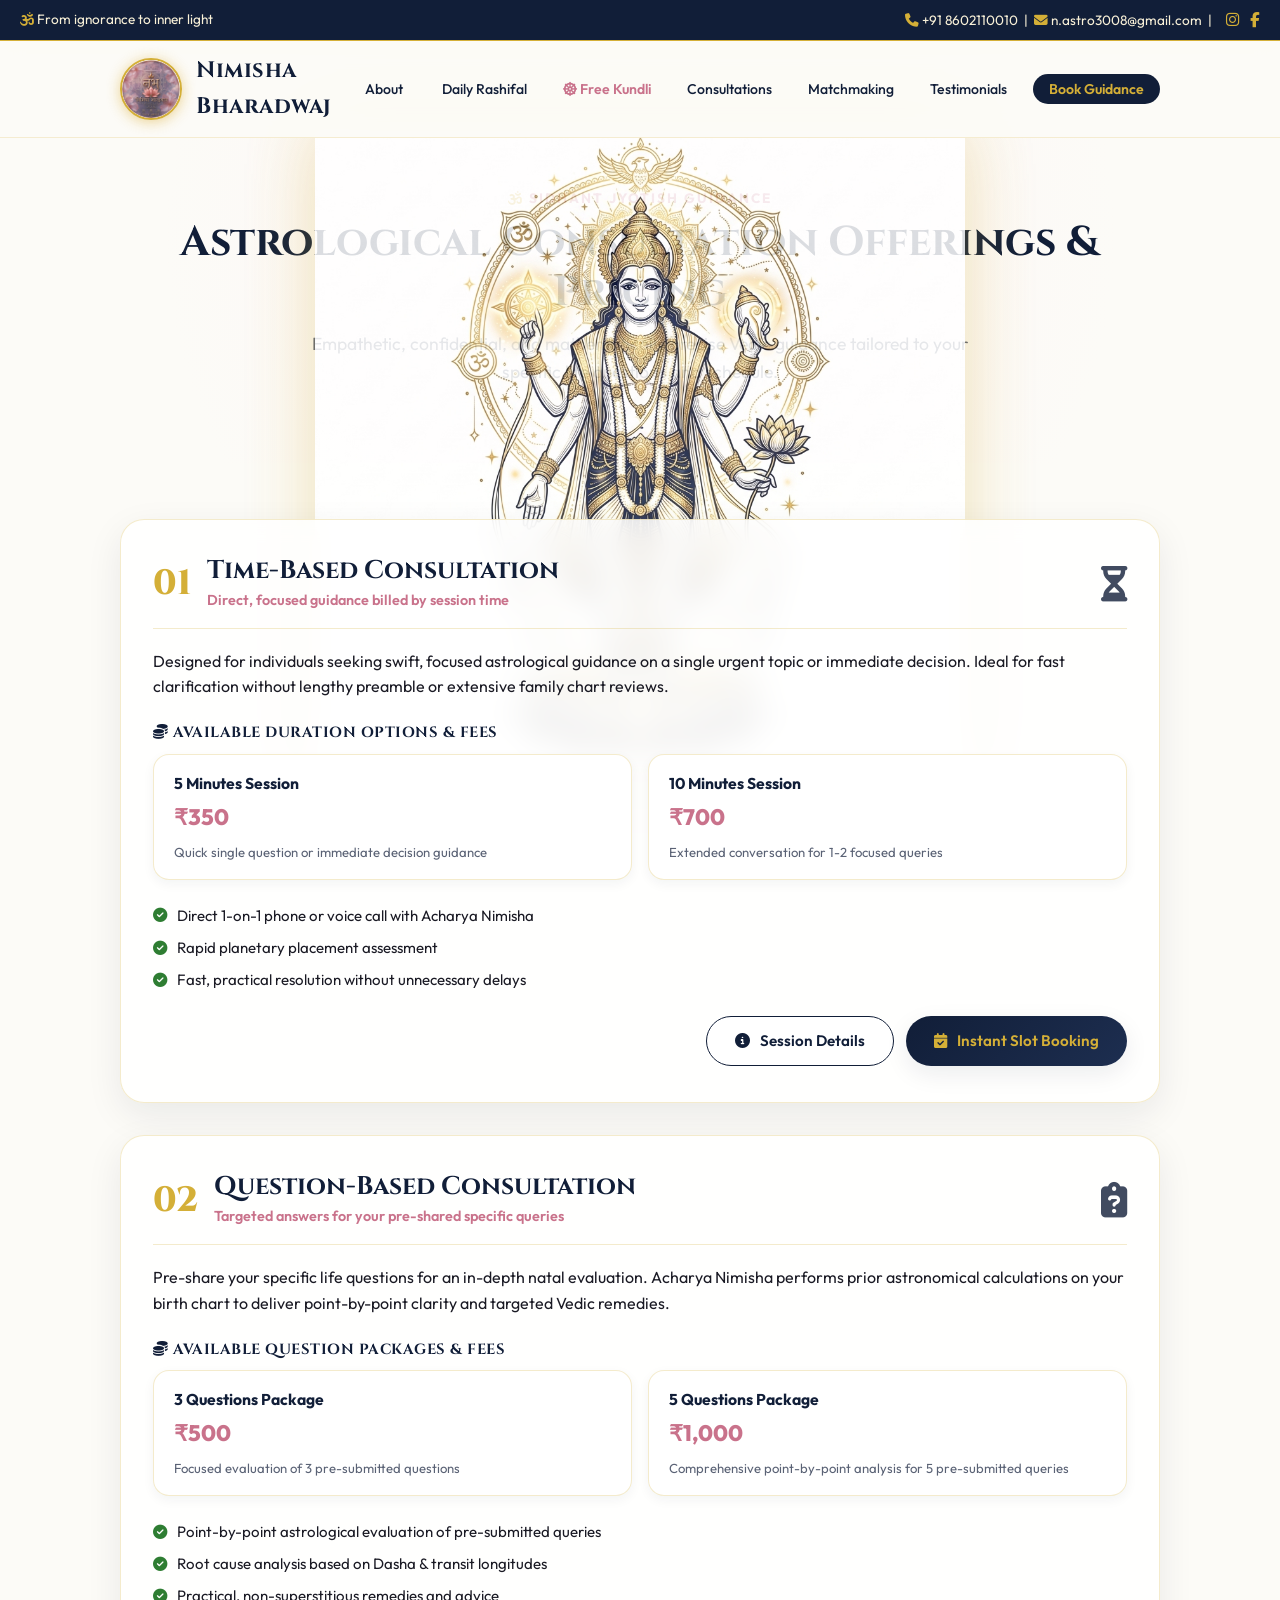
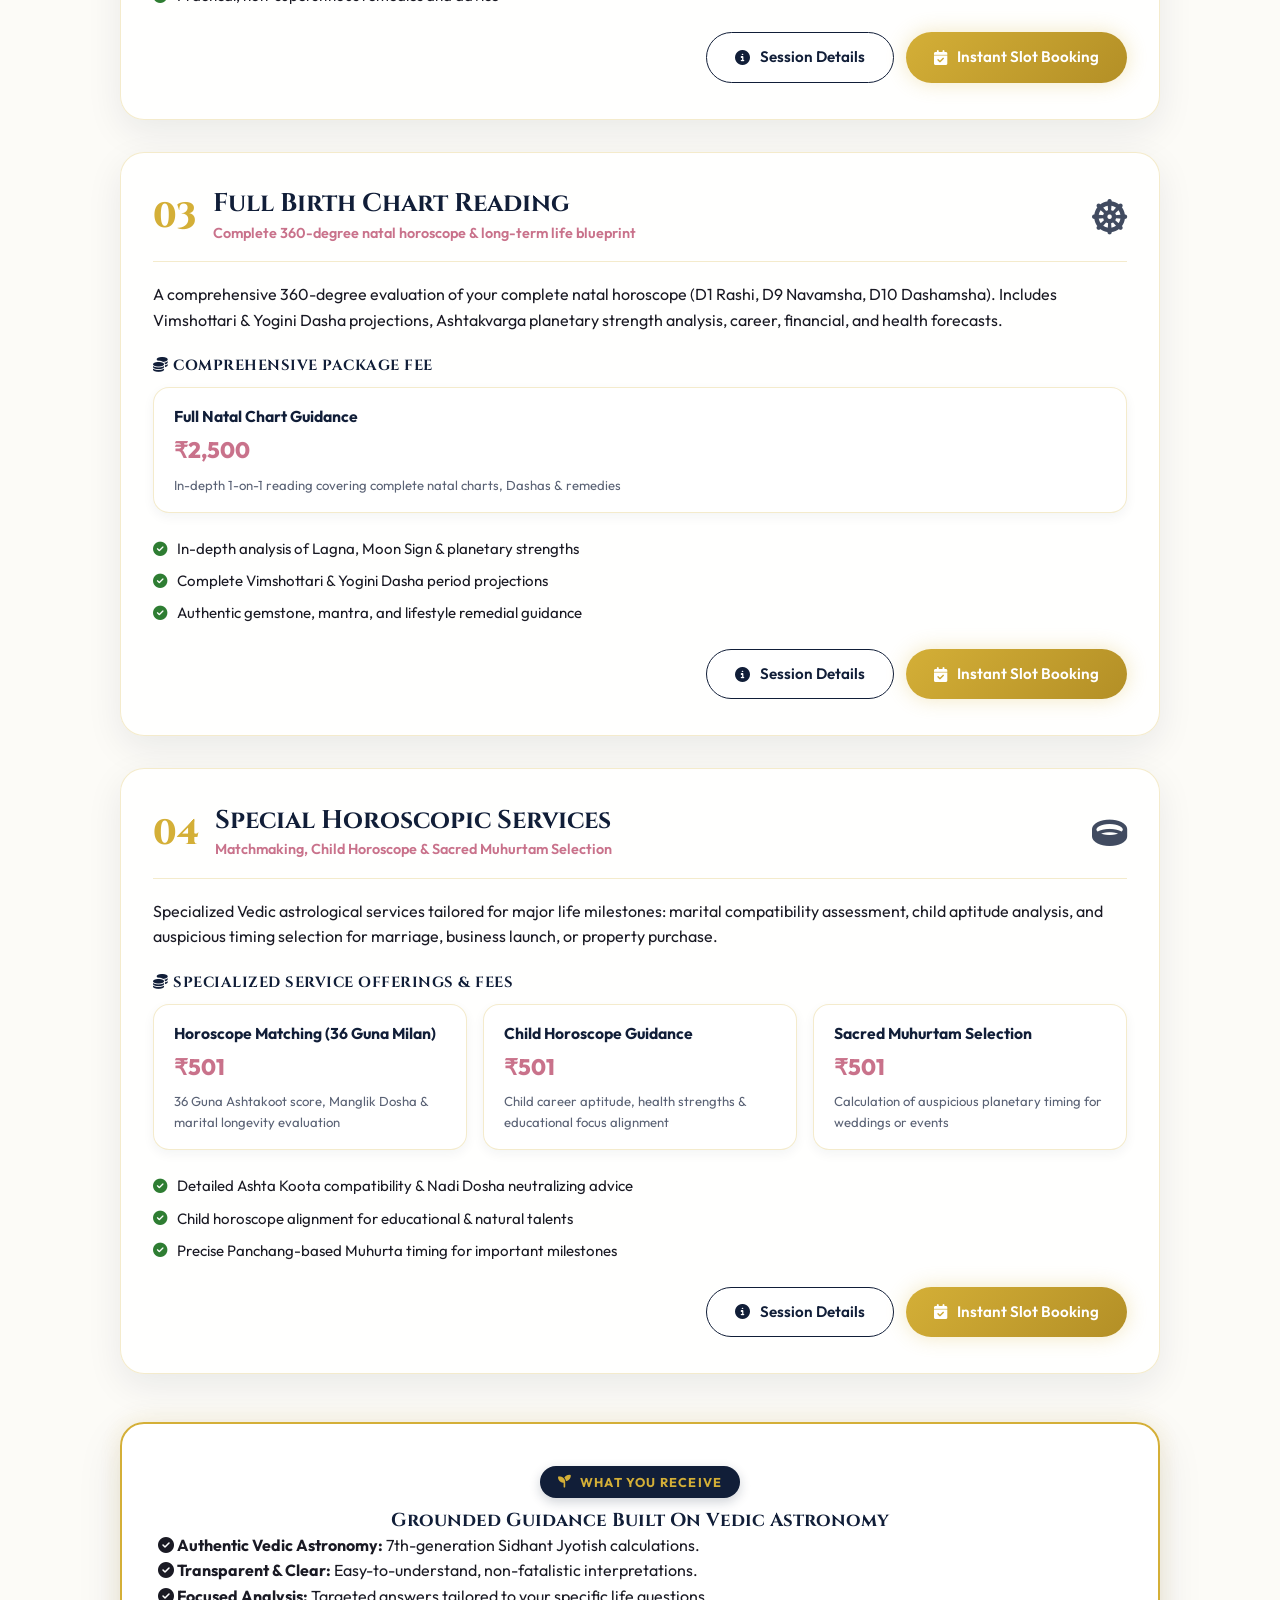
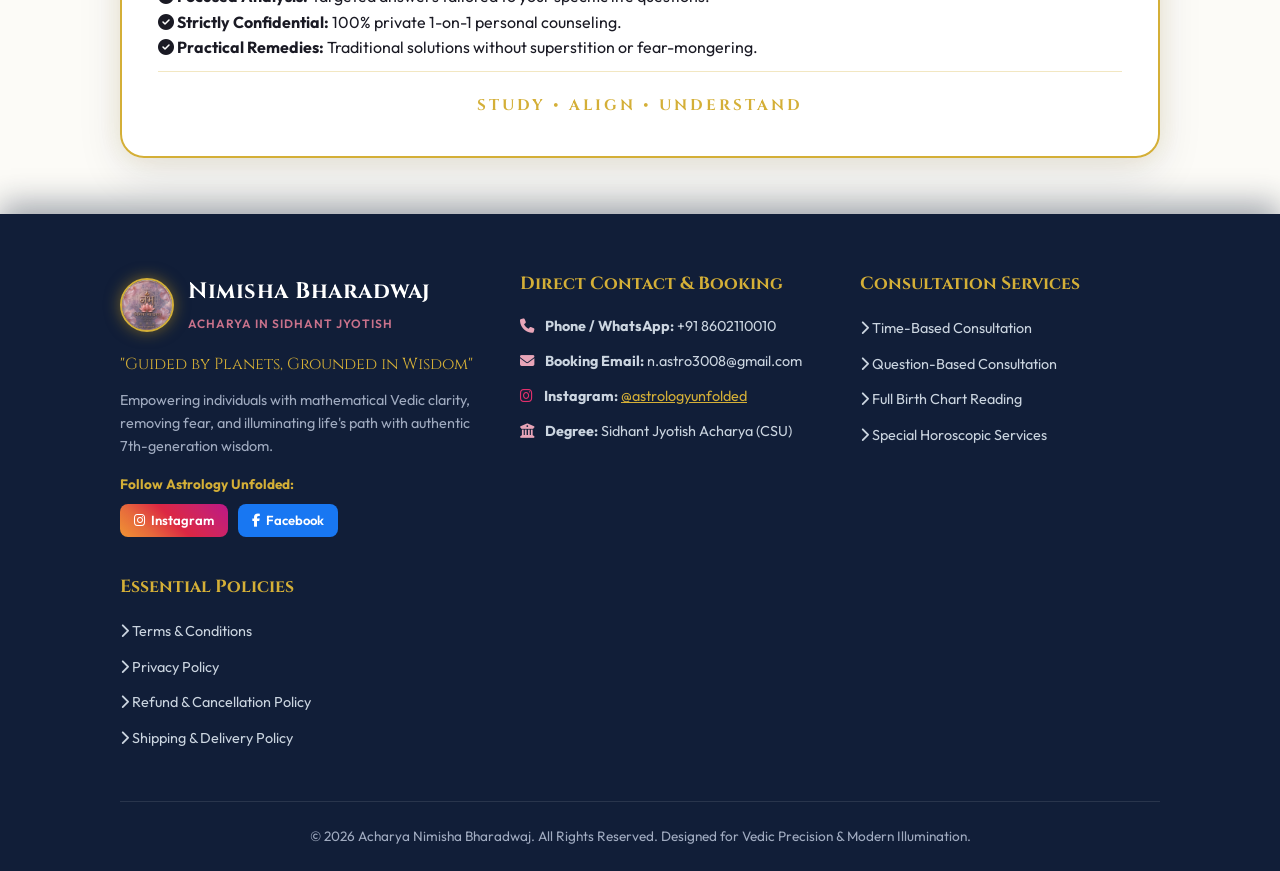
<file: consultations.html>
<!DOCTYPE html>
<html lang="en">
<head>
  <meta charset="UTF-8">
  <meta name="viewport" content="width=device-width, initial-scale=1.0">
  <title>Consultation Offerings & Pricing | Acharya Nimisha Bharadwaj</title>
  <meta name="description" content="Explore detailed astrological consultation options, fees, and available time slots with Acharya Nimisha Bharadwaj (Sidhant Jyotish Acharya, Central Sanskrit University).">
  <!-- Google Fonts -->
  <link rel="preconnect" href="https://fonts.googleapis.com">
  <link rel="preconnect" href="https://fonts.gstatic.com" crossorigin>
  <link href="https://fonts.googleapis.com/css2?family=Cinzel:wght@500;600;700;800;900&family=Outfit:wght@300;400;500;600;700&family=Rozha+One&display=swap" rel="stylesheet">
  <!-- Font Awesome Icons -->
  <link rel="stylesheet" href="https://cdnjs.cloudflare.com/ajax/libs/font-awesome/6.5.1/css/all.min.css">
  <link rel="stylesheet" href="styles.css?v=3.5">
  <link rel="icon" type="image/jpeg" href="images/logo.jpg">
  <meta property="og:image" content="images/logo.jpg">
</head>
<body>

  <!-- Watermark Image Background -->
  <div class="site-watermark-bg" aria-hidden="true"></div>

  <!-- Announcement Bar -->
  <div class="top-bar">
    <span><i class="fa-solid fa-om"></i> From ignorance to inner light</span>
    <span class="top-contact">
      <i class="fa-solid fa-phone"></i> +91 8602110010 &nbsp;|&nbsp; 
      <i class="fa-solid fa-envelope"></i> n.astro3008@gmail.com &nbsp;|&nbsp;
      <a href="https://www.instagram.com/astrologyunfolded?igsi=YTQ5MHhjZHB0MzA=&utm_source=ig_contact_invite" target="_blank" rel="noopener" class="top-social-link" title="Instagram (@astrologyunfolded)"><i class="fa-brands fa-instagram"></i></a>
      <a href="https://www.facebook.com/share/14nAa8idmRi/" target="_blank" rel="noopener" class="top-social-link" title="Facebook"><i class="fa-brands fa-facebook-f"></i></a>
    </span>
  </div>

  <!-- Navigation Bar -->
  <nav class="navbar">
    <div class="nav-container">
      <a href="index.html" class="brand-logo">
        <img src="images/logo.jpg" alt="Nimisha Bharadwaj Logo" class="brand-logo-img">
        <span class="brand-name">Nimisha Bharadwaj</span>
      </a>
      
      <ul class="nav-menu" id="navMenu">
        <li><a href="index.html#about" class="nav-link">About</a></li>
        <li><a href="index.html#horoscope" class="nav-link"><i class="fa-solid fa-sparkles" style="color:var(--vedic-gold);"></i> Daily Rashifal</a></li>
        <li><a href="index.html#birth-chart-calculator" class="nav-link highlight-link"><i class="fa-solid fa-dharmachakra"></i> Free Kundli</a></li>
        <li><a href="consultations.html" class="nav-link active">Consultations</a></li>
        <li><a href="index.html#matchmaking" class="nav-link">Matchmaking</a></li>
        <li><a href="index.html#testimonials" class="nav-link">Testimonials</a></li>
        <li><a href="#details-grid" class="nav-link btn-nav-book open-booking-modal">Book Guidance</a></li>
      </ul>

      <button class="hamburger" id="hamburgerBtn" aria-label="Toggle menu">
        <i class="fa-solid fa-bars"></i>
      </button>
    </div>
  </nav>

  <!-- Page Header Hero -->
  <header class="page-hero">
    <div class="container text-center">
      <span class="section-subtitle"><i class="fa-solid fa-om" style="color:var(--vedic-gold);"></i> SIDHANT JYOTISH GUIDANCE</span>
      <h1 class="page-title">Astrological Consultation Offerings & Pricing</h1>
      <p class="page-desc">Empathetic, confidential, and mathematically precise Vedic guidance tailored to your specific life questions and schedule.</p>
      <div class="title-divider"><span>✦</span></div>
    </div>
  </header>

  <!-- Main Consultations Detail Grid -->
  <main class="section" id="details-grid">
    <div class="container">
      
      <div class="detailed-services-list">

        <!-- 01: Time-Based Consultation -->
        <article class="service-detail-card glass-card" id="time-based-card">
          <div class="service-header-row">
            <div class="service-title-box">
              <span class="service-number">01</span>
              <div>
                <h2>Time-Based Consultation</h2>
                <p class="service-tagline">Direct, focused guidance billed by session time</p>
              </div>
            </div>
            <div class="service-icon"><i class="fa-solid fa-hourglass-half"></i></div>
          </div>

          <div class="service-body">
            <p class="service-description">
              Designed for individuals seeking swift, focused astrological guidance on a single urgent topic or immediate decision. Ideal for fast clarification without lengthy preamble or extensive family chart reviews.
            </p>

            <div class="pricing-tiers-box">
              <h4 class="tiers-header"><i class="fa-solid fa-coins"></i> Available Duration Options & Fees</h4>
              <div class="tiers-grid">
                <div class="tier-card">
                  <div class="tier-name">5 Minutes Session</div>
                  <div class="tier-price">₹350</div>
                  <div class="tier-note">Quick single question or immediate decision guidance</div>
                </div>
                <div class="tier-card">
                  <div class="tier-name">10 Minutes Session</div>
                  <div class="tier-price">₹700</div>
                  <div class="tier-note">Extended conversation for 1-2 focused queries</div>
                </div>
              </div>
            </div>

            <ul class="service-highlights">
              <li><i class="fa-solid fa-check-circle"></i> Direct 1-on-1 phone or voice call with Acharya Nimisha</li>
              <li><i class="fa-solid fa-check-circle"></i> Rapid planetary placement assessment</li>
              <li><i class="fa-solid fa-check-circle"></i> Fast, practical resolution without unnecessary delays</li>
            </ul>

            <div class="service-action-bar" style="gap:12px;">
              <a href="time-based-consultation.html" class="btn btn-secondary">
                <i class="fa-solid fa-info-circle"></i> Session Details
              </a>
              <a href="time-based-consultation.html#time-booking-section" class="btn btn-primary">
                <i class="fa-solid fa-calendar-check"></i> Instant Slot Booking
              </a>
            </div>
          </div>
        </article>

        <!-- 02: Question-Based Consultation -->
        <article class="service-detail-card glass-card" id="question-based-card">
          <div class="service-header-row">
            <div class="service-title-box">
              <span class="service-number">02</span>
              <div>
                <h2>Question-Based Consultation</h2>
                <p class="service-tagline">Targeted answers for your pre-shared specific queries</p>
              </div>
            </div>
            <div class="service-icon"><i class="fa-solid fa-clipboard-question"></i></div>
          </div>

          <div class="service-body">
            <p class="service-description">
              Pre-share your specific life questions for an in-depth natal evaluation. Acharya Nimisha performs prior astronomical calculations on your birth chart to deliver point-by-point clarity and targeted Vedic remedies.
            </p>

            <div class="pricing-tiers-box">
              <h4 class="tiers-header"><i class="fa-solid fa-coins"></i> Available Question Packages & Fees</h4>
              <div class="tiers-grid">
                <div class="tier-card">
                  <div class="tier-name">3 Questions Package</div>
                  <div class="tier-price">₹500</div>
                  <div class="tier-note">Focused evaluation of 3 pre-submitted questions</div>
                </div>
                <div class="tier-card">
                  <div class="tier-name">5 Questions Package</div>
                  <div class="tier-price">₹1,000</div>
                  <div class="tier-note">Comprehensive point-by-point analysis for 5 pre-submitted queries</div>
                </div>
              </div>
            </div>

            <ul class="service-highlights">
              <li><i class="fa-solid fa-check-circle"></i> Point-by-point astrological evaluation of pre-submitted queries</li>
              <li><i class="fa-solid fa-check-circle"></i> Root cause analysis based on Dasha & transit longitudes</li>
              <li><i class="fa-solid fa-check-circle"></i> Practical, non-superstitious remedies and advice</li>
            </ul>

            <div class="service-action-bar" style="gap:12px;">
              <a href="question-based-consultation.html" class="btn btn-secondary">
                <i class="fa-solid fa-info-circle"></i> Session Details
              </a>
              <a href="question-based-consultation.html#question-booking-section" class="btn btn-gold">
                <i class="fa-solid fa-calendar-check"></i> Instant Slot Booking
              </a>
            </div>
          </div>
        </article>

        <!-- 03: Full Birth Chart Reading -->
        <article class="service-detail-card glass-card" id="full-reading-card">
          <div class="service-header-row">
            <div class="service-title-box">
              <span class="service-number">03</span>
              <div>
                <h2>Full Birth Chart Reading</h2>
                <p class="service-tagline">Complete 360-degree natal horoscope & long-term life blueprint</p>
              </div>
            </div>
            <div class="service-icon"><i class="fa-solid fa-dharmachakra"></i></div>
          </div>

          <div class="service-body">
            <p class="service-description">
              A comprehensive 360-degree evaluation of your complete natal horoscope (D1 Rashi, D9 Navamsha, D10 Dashamsha). Includes Vimshottari & Yogini Dasha projections, Ashtakvarga planetary strength analysis, career, financial, and health forecasts.
            </p>

            <div class="pricing-tiers-box">
              <h4 class="tiers-header"><i class="fa-solid fa-coins"></i> Comprehensive Package Fee</h4>
              <div class="tiers-grid single-tier">
                <div class="tier-card">
                  <div class="tier-name">Full Natal Chart Guidance</div>
                  <div class="tier-price">₹2,500</div>
                  <div class="tier-note">In-depth 1-on-1 reading covering complete natal charts, Dashas & remedies</div>
                </div>
              </div>
            </div>

            <ul class="service-highlights">
              <li><i class="fa-solid fa-check-circle"></i> In-depth analysis of Lagna, Moon Sign & planetary strengths</li>
              <li><i class="fa-solid fa-check-circle"></i> Complete Vimshottari & Yogini Dasha period projections</li>
              <li><i class="fa-solid fa-check-circle"></i> Authentic gemstone, mantra, and lifestyle remedial guidance</li>
            </ul>

            <div class="service-action-bar" style="gap:12px;">
              <a href="full-birth-chart-reading.html" class="btn btn-secondary">
                <i class="fa-solid fa-info-circle"></i> Session Details
              </a>
              <a href="full-birth-chart-reading.html#chart-booking-section" class="btn btn-gold">
                <i class="fa-solid fa-calendar-check"></i> Instant Slot Booking
              </a>
            </div>
          </div>
        </article>

        <!-- 04: Special Horoscopic Services -->
        <article class="service-detail-card glass-card" id="special-services-card">
          <div class="service-header-row">
            <div class="service-title-box">
              <span class="service-number">04</span>
              <div>
                <h2>Special Horoscopic Services</h2>
                <p class="service-tagline">Matchmaking, Child Horoscope & Sacred Muhurtam Selection</p>
              </div>
            </div>
            <div class="service-icon"><i class="fa-solid fa-ring"></i></div>
          </div>

          <div class="service-body">
            <p class="service-description">
              Specialized Vedic astrological services tailored for major life milestones: marital compatibility assessment, child aptitude analysis, and auspicious timing selection for marriage, business launch, or property purchase.
            </p>

            <div class="pricing-tiers-box">
              <h4 class="tiers-header"><i class="fa-solid fa-coins"></i> Specialized Service Offerings & Fees</h4>
              <div class="tiers-grid">
                <div class="tier-card">
                  <div class="tier-name">Horoscope Matching (36 Guna Milan)</div>
                  <div class="tier-price">₹501</div>
                  <div class="tier-note">36 Guna Ashtakoot score, Manglik Dosha & marital longevity evaluation</div>
                </div>
                <div class="tier-card">
                  <div class="tier-name">Child Horoscope Guidance</div>
                  <div class="tier-price">₹501</div>
                  <div class="tier-note">Child career aptitude, health strengths & educational focus alignment</div>
                </div>
                <div class="tier-card">
                  <div class="tier-name">Sacred Muhurtam Selection</div>
                  <div class="tier-price">₹501</div>
                  <div class="tier-note">Calculation of auspicious planetary timing for weddings or events</div>
                </div>
              </div>
            </div>

            <ul class="service-highlights">
              <li><i class="fa-solid fa-check-circle"></i> Detailed Ashta Koota compatibility & Nadi Dosha neutralizing advice</li>
              <li><i class="fa-solid fa-check-circle"></i> Child horoscope alignment for educational & natural talents</li>
              <li><i class="fa-solid fa-check-circle"></i> Precise Panchang-based Muhurta timing for important milestones</li>
            </ul>

            <div class="service-action-bar" style="gap:12px;">
              <a href="special-horoscopic-services.html" class="btn btn-secondary">
                <i class="fa-solid fa-info-circle"></i> Session Details
              </a>
              <a href="special-horoscopic-services.html#special-booking-section" class="btn btn-gold">
                <i class="fa-solid fa-calendar-check"></i> Instant Slot Booking
              </a>
            </div>
          </div>
        </article>

      </div>

      <!-- What You Receive Banner -->
      <div class="what-you-receive-card glass-card mt-5">
        <div class="receive-header text-center">
          <span class="receive-badge"><i class="fa-solid fa-seedling"></i> WHAT YOU RECEIVE</span>
          <h3>Grounded Guidance Built On Vedic Astronomy</h3>
        </div>
        <div class="receive-grid">
          <div class="receive-item"><i class="fa-solid fa-circle-check"></i> <span><strong>Authentic Vedic Astronomy:</strong> 7th-generation Sidhant Jyotish calculations.</span></div>
          <div class="receive-item"><i class="fa-solid fa-circle-check"></i> <span><strong>Transparent & Clear:</strong> Easy-to-understand, non-fatalistic interpretations.</span></div>
          <div class="receive-item"><i class="fa-solid fa-circle-check"></i> <span><strong>Focused Analysis:</strong> Targeted answers tailored to your specific life questions.</span></div>
          <div class="receive-item"><i class="fa-solid fa-circle-check"></i> <span><strong>Strictly Confidential:</strong> 100% private 1-on-1 personal counseling.</span></div>
          <div class="receive-item"><i class="fa-solid fa-circle-check"></i> <span><strong>Practical Remedies:</strong> Traditional solutions without superstition or fear-mongering.</span></div>
        </div>
        <div class="motto-footer text-center">
          <div class="motto-pillars">STUDY • ALIGN • UNDERSTAND</div>
        </div>
      </div>

    </div>
  </main>

  <!-- Client Intake & Interactive Calendar Booking Modal -->
  <div class="modal-overlay" id="bookingModal">
    <div class="modal-card glass-card dedicated-booking-modal">
      <button class="modal-close" id="modalCloseBtn">&times;</button>
      
      <div class="modal-header text-center">
        <span class="modal-icon"><i class="fa-solid fa-calendar-check"></i></span>
        <h3>Book Your Guidance Session</h3>
        <p class="modal-subtext">Select your plan, pick an available date & time slot, and provide client details.</p>
      </div>

      <!-- Step 1: Category Selector Tabs -->
      <div class="booking-category-tabs" id="bookingCategoryTabs">
        <button type="button" class="category-tab active" data-cat="time-based"><i class="fa-solid fa-hourglass-half"></i> Time-Based</button>
        <button type="button" class="category-tab" data-cat="question-based"><i class="fa-solid fa-clipboard-question"></i> Question-Based</button>
        <button type="button" class="category-tab" data-cat="full-reading"><i class="fa-solid fa-dharmachakra"></i> Full Reading</button>
        <button type="button" class="category-tab" data-cat="special-services"><i class="fa-solid fa-ring"></i> Special Services</button>
      </div>

      <form id="intakeForm" class="intake-form">
        
        <!-- Step 2: Specific Sub-Option Cards with Fees -->
        <div class="suboptions-container mb-4">
          <label class="form-section-label"><i class="fa-solid fa-tags" style="color:var(--vedic-gold);"></i> Choose Plan & Fee *</label>
          <div class="suboptions-grid" id="suboptionsGrid">
            <!-- Dynamically populated via app.js -->
          </div>
          <input type="hidden" id="selectedSubOption" required>
          <input type="hidden" id="intakePackage" required>
        </div>

        <!-- Step 3: Calendar Date & Time Slot Picker -->
        <div class="booking-calendar-box mb-4">
          <div class="form-row">
            <div class="form-group">
              <label for="bookingDate"><i class="fa-solid fa-calendar-day" style="color:var(--vedic-gold);"></i> Select Date *</label>
              <input type="date" id="bookingDate" required style="font-weight:600; font-size:1rem; padding:10px 14px;">
            </div>
            <div class="form-group">
              <label><i class="fa-solid fa-clock" style="color:var(--vedic-gold);"></i> Selected Time Slot</label>
              <div id="slotNotice" class="slot-notice-badge"><i class="fa-solid fa-info-circle"></i> Please click a slot below</div>
              <input type="hidden" id="selectedSlot" required>
            </div>
          </div>

          <div class="form-group mt-2">
            <label class="form-section-label"><i class="fa-solid fa-list-ul"></i> Available Time Slots *</label>
            <div class="slots-grid" id="slotsGrid">
              <!-- Dynamically populated via app.js -->
            </div>
          </div>
        </div>

        <!-- Step 4: Individual Client Details Form -->
        <div class="form-section-header">
          <i class="fa-solid fa-user-pen" style="color:var(--vedic-gold);"></i> Client Intake Information
        </div>

        <div class="form-row">
          <div class="form-group">
            <label for="intakeName">Full Name *</label>
            <input type="text" id="intakeName" placeholder="Your Full Name" required>
          </div>
          <div class="form-group">
            <label for="intakeProfession">Profession / Occupation *</label>
            <input type="text" id="intakeProfession" placeholder="e.g. Engineer, Doctor, Business, Student" required>
          </div>
        </div>

        <div class="form-row">
          <div class="form-group">
            <label for="intakeDob">Date of Birth *</label>
            <input type="date" id="intakeDob" required>
          </div>
          <div class="form-group">
            <label for="intakeTob">Exact Time of Birth *</label>
            <input type="time" id="intakeTob" required>
          </div>
        </div>

        <div class="form-row">
          <div class="form-group pob-autocomplete-wrapper">
            <label for="intakePobInput">Place of Birth *</label>
            <input type="text" id="intakePobInput" placeholder="Type city (e.g. Delhi, Jaipur, London)" autocomplete="off" required>
            <input type="hidden" id="intakeLat" value="28.6139">
            <input type="hidden" id="intakeLon" value="77.2090">
            <input type="hidden" id="intakeTz" value="5.5">
            <div class="pob-dropdown hidden" id="intakePobDropdown"></div>
            <div class="lat-lon-badge" id="intakeLatLonBadge">
              <i class="fa-solid fa-compass"></i> Coordinates: Select city
            </div>
          </div>
          <div class="form-group">
            <label for="intakeMode">Consultation Mode *</label>
            <select id="intakeMode" required>
              <option value="Voice Call (Phone / WhatsApp)">Voice Call (Phone / WhatsApp)</option>
              <option value="Written PDF Report">Written Comprehensive PDF Report</option>
            </select>
          </div>
        </div>

        <div class="form-group">
          <label for="intakeQuery">Specific Questions / Focus Areas</label>
          <textarea id="intakeQuery" rows="3" placeholder="Mention key focus topics or specific questions for your session..."></textarea>
        </div>

        <div class="modal-footer-btns">
          <button type="submit" class="btn btn-whatsapp-direct full-width" id="submitWhatsapp" style="width:100%; justify-content:center; padding:14px 20px; font-size:1.05rem;">
            <i class="fa-brands fa-whatsapp"></i> Confirm & Request Slot via WhatsApp (+91 8602110010)
          </button>
        </div>
      </form>
    </div>
  </div>

  <!-- Footer Section -->
  <footer class="footer" id="contact">
    <div class="container">
      <div class="footer-grid">
        <div class="footer-col brand-col">
          <div class="brand-logo footer-logo">
            <img src="images/logo.jpg" alt="Nimisha Bharadwaj Logo" class="brand-logo-img footer-logo-img">
            <div>
              <span class="brand-name">Nimisha Bharadwaj</span>
              <span class="brand-title">Acharya in Sidhant Jyotish</span>
            </div>
          </div>
          <p class="footer-tagline">"Guided by Planets, Grounded in Wisdom"</p>
          <p class="footer-bio">Empowering individuals with mathematical Vedic clarity, removing fear, and illuminating life's path with authentic 7th-generation wisdom.</p>
          
          <div class="footer-social-box" style="margin-top: 16px;">
            <span style="font-size:0.85rem; font-weight:700; color:var(--vedic-gold); display:block; margin-bottom:8px;">Follow Astrology Unfolded:</span>
            <div style="display:flex; gap:10px;">
              <a href="https://www.instagram.com/astrologyunfolded?igsi=YTQ5MHhjZHB0MzA=&utm_source=ig_contact_invite" target="_blank" rel="noopener" class="footer-social-btn instagram" title="Instagram (@astrologyunfolded)"><i class="fa-brands fa-instagram"></i> Instagram</a>
              <a href="https://www.facebook.com/share/14nAa8idmRi/" target="_blank" rel="noopener" class="footer-social-btn facebook" title="Facebook Page"><i class="fa-brands fa-facebook-f"></i> Facebook</a>
            </div>
          </div>
        </div>

        <div class="footer-col">
          <h4>Direct Contact & Booking</h4>
          <ul class="footer-contact-list">
            <li><i class="fa-solid fa-phone"></i> <strong>Phone / WhatsApp:</strong> +91 8602110010</li>
            <li><i class="fa-solid fa-envelope"></i> <strong>Booking Email:</strong> n.astro3008@gmail.com</li>
            <li><i class="fa-brands fa-instagram" style="color:#E1306C;"></i> <strong>Instagram:</strong> <a href="https://www.instagram.com/astrologyunfolded?igsi=YTQ5MHhjZHB0MzA=&utm_source=ig_contact_invite" target="_blank" rel="noopener" style="color:var(--vedic-gold); text-decoration:underline;">@astrologyunfolded</a></li>
            <li><i class="fa-solid fa-building-columns"></i> <strong>Degree:</strong> Sidhant Jyotish Acharya (CSU)</li>
          </ul>
        </div>

        <div class="footer-col">
          <h4>Consultation Services</h4>
          <ul class="footer-links">
            <li><a href="time-based-consultation.html"><i class="fa-solid fa-chevron-right"></i> Time-Based Consultation</a></li>
            <li><a href="question-based-consultation.html"><i class="fa-solid fa-chevron-right"></i> Question-Based Consultation</a></li>
            <li><a href="full-birth-chart-reading.html"><i class="fa-solid fa-chevron-right"></i> Full Birth Chart Reading</a></li>
            <li><a href="special-horoscopic-services.html"><i class="fa-solid fa-chevron-right"></i> Special Horoscopic Services</a></li>
          </ul>
        </div>

        <div class="footer-col">
          <h4>Essential Policies</h4>
          <ul class="footer-links">
            <li><a href="terms-and-conditions.html"><i class="fa-solid fa-chevron-right"></i> Terms & Conditions</a></li>
            <li><a href="privacy-policy.html"><i class="fa-solid fa-chevron-right"></i> Privacy Policy</a></li>
            <li><a href="refund-and-cancellation-policy.html"><i class="fa-solid fa-chevron-right"></i> Refund & Cancellation Policy</a></li>
            <li><a href="shipping-and-delivery-policy.html"><i class="fa-solid fa-chevron-right"></i> Shipping & Delivery Policy</a></li>
          </ul>
        </div>
      </div>

      <div class="footer-bottom">
        <p>&copy; 2026 Acharya Nimisha Bharadwaj. All Rights Reserved. Designed for Vedic Precision & Modern Illumination.</p>
      </div>
    </div>
  </footer>

  <script src="city-database.js"></script>
  <script src="astrology-engine.js"></script>
  <script src="app.js"></script>

  <script>
    // Auto-scroll to specific service if URL has ?service=
    window.addEventListener('DOMContentLoaded', () => {
      const params = new URLSearchParams(window.location.search);
      const service = params.get('service');
      if (service) {
        const target = document.getElementById(`${service}-card`);
        if (target) {
          setTimeout(() => {
            target.scrollIntoView({ behavior: 'smooth', block: 'center' });
            target.classList.add('highlight-target-card');
          }, 300);
        }
      }
    });
  </script>
</body>
</html>
</file>
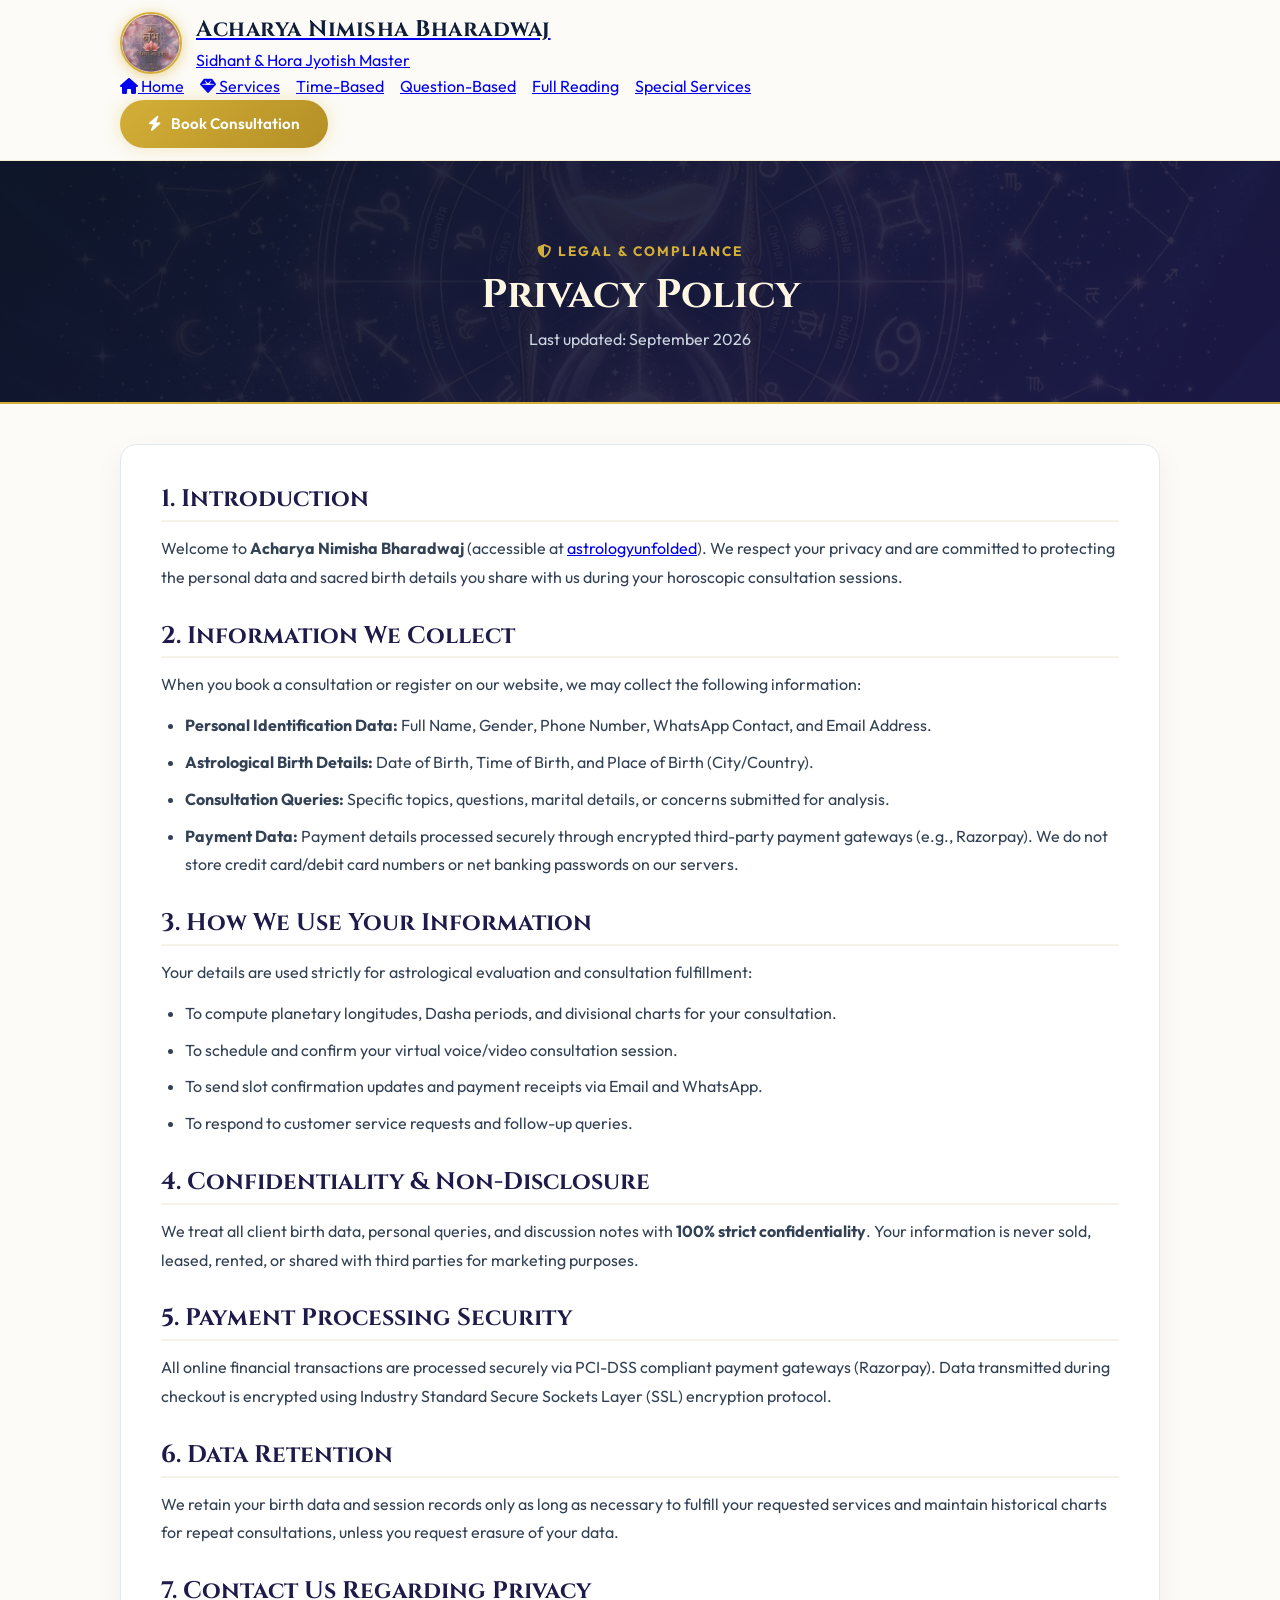
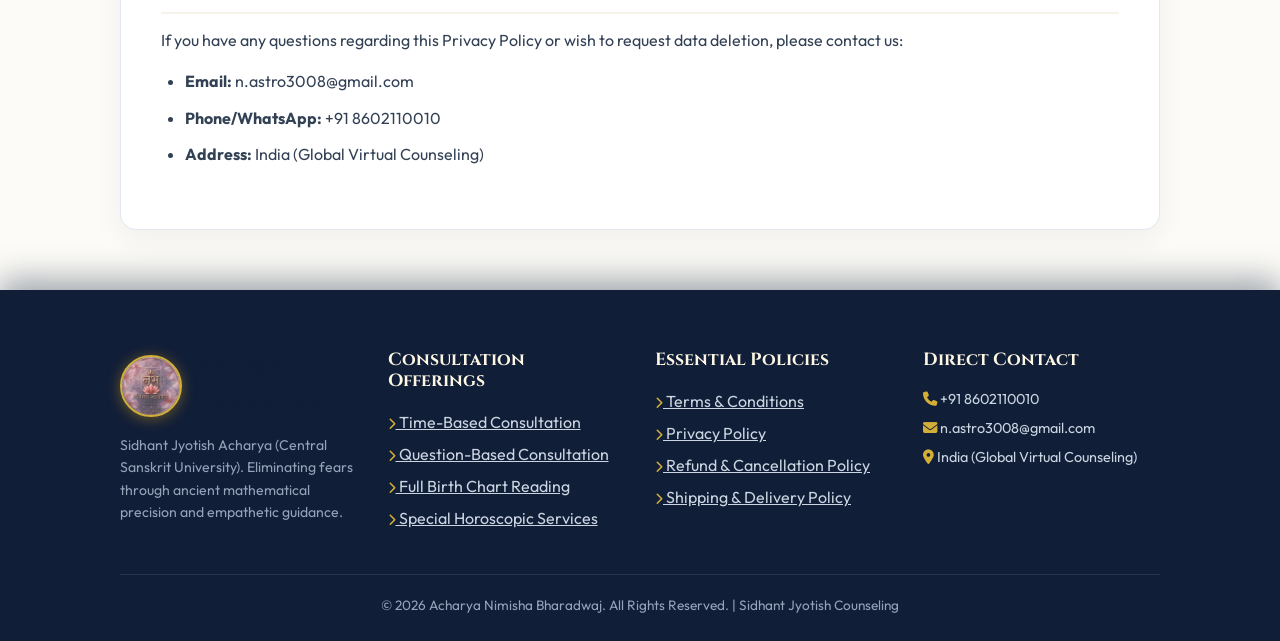
<file: privacy-policy.html>
<!DOCTYPE html>
<html lang="en">
<head>
  <meta charset="UTF-8">
  <meta name="viewport" content="width=device-width, initial-scale=1.0">
  <title>Privacy Policy | Acharya Nimisha Bharadwaj</title>
  <meta name="description" content="Privacy Policy for Acharya Nimisha Bharadwaj. Learn how we handle your birth details, contact information, and payment privacy securely.">
  
  <!-- Fonts & Icons -->
  <link rel="preconnect" href="https://fonts.googleapis.com">
  <link rel="preconnect" href="https://fonts.gstatic.com" crossorigin>
  <link href="https://fonts.googleapis.com/css2?family=Cinzel:wght@500;600;700&family=Outfit:wght@300;400;500;600;700&display=swap" rel="stylesheet">
  <link rel="stylesheet" href="https://cdnjs.cloudflare.com/ajax/libs/font-awesome/6.4.0/css/all.min.css">
  
  <!-- Custom Styles -->
  <link rel="stylesheet" href="styles.css?v=4.0">
  <style>
    .policy-header {
      background: linear-gradient(135deg, rgba(15, 23, 42, 0.95), rgba(30, 27, 75, 0.9)), url('images/time-based-hero.jpg') center/cover no-repeat;
      padding: 80px 0 50px;
      color: #fff;
      text-align: center;
      border-bottom: 2px solid var(--vedic-gold);
    }
    .policy-content {
      background: #FFFFFF;
      border-radius: 16px;
      padding: 40px;
      box-shadow: 0 10px 30px rgba(0, 0, 0, 0.05);
      border: 1px solid #E2E8F0;
      margin: 40px 0 60px;
      color: #334155;
      line-height: 1.8;
    }
    .policy-content h2 {
      font-family: 'Cinzel', serif;
      color: #1E1B4B;
      font-size: 1.5rem;
      margin: 30px 0 12px;
      border-bottom: 2px solid var(--bg-cream-alt);
      padding-bottom: 6px;
    }
    .policy-content h2:first-of-type {
      margin-top: 0;
    }
    .policy-content ul {
      margin: 12px 0 20px 24px;
    }
    .policy-content li {
      margin-bottom: 8px;
    }
  </style>
</head>
<body>

  <!-- Header Navigation -->
  <header class="navbar" id="navbar">
    <div class="container navbar-container">
      <a href="index.html" class="brand-logo-link">
        <div class="brand-logo">
          <img src="images/logo.jpg" alt="Acharya Nimisha Bhardwaj Logo" class="brand-logo-img">
          <div class="brand-text">
            <span class="brand-name">Acharya Nimisha Bharadwaj</span>
            <span class="brand-tagline">Sidhant & Hora Jyotish Master</span>
          </div>
        </div>
      </a>

      <nav class="nav-menu" id="navMenu">
        <a href="index.html"><i class="fa-solid fa-house"></i> Home</a>
        <a href="index.html#services"><i class="fa-solid fa-gem"></i> Services</a>
        <a href="time-based-consultation.html">Time-Based</a>
        <a href="question-based-consultation.html">Question-Based</a>
        <a href="full-birth-chart-reading.html">Full Reading</a>
        <a href="special-horoscopic-services.html">Special Services</a>
      </nav>

      <div class="header-actions">
        <a href="index.html#services" class="btn btn-gold btn-header"><i class="fa-solid fa-bolt"></i> Book Consultation</a>
      </div>
    </div>
  </header>

  <!-- Policy Header -->
  <section class="policy-header">
    <div class="container">
      <span class="section-subtitle" style="color:var(--vedic-gold);"><i class="fa-solid fa-shield-halved"></i> LEGAL & COMPLIANCE</span>
      <h1 style="font-family:'Cinzel', serif; font-size:2.5rem; color:#FDF6E3; margin-top:8px;">Privacy Policy</h1>
      <p style="color:#CBD5E1; font-size:1rem; margin-top:8px;">Last updated: September 2026</p>
    </div>
  </section>

  <!-- Main Content -->
  <main class="container">
    <article class="policy-content">
      
      <h2>1. Introduction</h2>
      <p>Welcome to <strong>Acharya Nimisha Bharadwaj</strong> (accessible at <a href="index.html">astrologyunfolded</a>). We respect your privacy and are committed to protecting the personal data and sacred birth details you share with us during your horoscopic consultation sessions.</p>

      <h2>2. Information We Collect</h2>
      <p>When you book a consultation or register on our website, we may collect the following information:</p>
      <ul>
        <li><strong>Personal Identification Data:</strong> Full Name, Gender, Phone Number, WhatsApp Contact, and Email Address.</li>
        <li><strong>Astrological Birth Details:</strong> Date of Birth, Time of Birth, and Place of Birth (City/Country).</li>
        <li><strong>Consultation Queries:</strong> Specific topics, questions, marital details, or concerns submitted for analysis.</li>
        <li><strong>Payment Data:</strong> Payment details processed securely through encrypted third-party payment gateways (e.g., Razorpay). We do not store credit card/debit card numbers or net banking passwords on our servers.</li>
      </ul>

      <h2>3. How We Use Your Information</h2>
      <p>Your details are used strictly for astrological evaluation and consultation fulfillment:</p>
      <ul>
        <li>To compute planetary longitudes, Dasha periods, and divisional charts for your consultation.</li>
        <li>To schedule and confirm your virtual voice/video consultation session.</li>
        <li>To send slot confirmation updates and payment receipts via Email and WhatsApp.</li>
        <li>To respond to customer service requests and follow-up queries.</li>
      </ul>

      <h2>4. Confidentiality & Non-Disclosure</h2>
      <p>We treat all client birth data, personal queries, and discussion notes with <strong>100% strict confidentiality</strong>. Your information is never sold, leased, rented, or shared with third parties for marketing purposes.</p>

      <h2>5. Payment Processing Security</h2>
      <p>All online financial transactions are processed securely via PCI-DSS compliant payment gateways (Razorpay). Data transmitted during checkout is encrypted using Industry Standard Secure Sockets Layer (SSL) encryption protocol.</p>

      <h2>6. Data Retention</h2>
      <p>We retain your birth data and session records only as long as necessary to fulfill your requested services and maintain historical charts for repeat consultations, unless you request erasure of your data.</p>

      <h2>7. Contact Us Regarding Privacy</h2>
      <p>If you have any questions regarding this Privacy Policy or wish to request data deletion, please contact us:</p>
      <ul>
        <li><strong>Email:</strong> n.astro3008@gmail.com</li>
        <li><strong>Phone/WhatsApp:</strong> +91 8602110010</li>
        <li><strong>Address:</strong> India (Global Virtual Counseling)</li>
      </ul>

    </article>
  </main>

  <!-- Footer -->
  <footer class="footer">
    <div class="container">
      <div class="footer-grid" style="display:grid; grid-template-columns:repeat(auto-fit, minmax(220px, 1fr)); gap:30px;">
        <div class="footer-col brand-col">
          <div class="brand-logo">
            <img src="images/logo.jpg" alt="Acharya Nimisha Bhardwaj Logo" class="brand-logo-img">
            <span class="brand-name">Nimisha Bharadwaj</span>
          </div>
          <p class="footer-desc" style="font-size:0.88rem; color:#94A3B8; margin-top:12px;">
            Sidhant Jyotish Acharya (Central Sanskrit University). Eliminating fears through ancient mathematical precision and empathetic guidance.
          </p>
        </div>

        <div class="footer-col">
          <h4 style="color:#FDF6E3; font-family:'Cinzel', serif; margin-bottom:14px;">Consultation Offerings</h4>
          <ul style="list-style:none; padding:0; line-height:2;">
            <li><a href="time-based-consultation.html" style="color:#CBD5E1;"><i class="fa-solid fa-chevron-right" style="font-size:0.75rem; color:#D4AF37;"></i> Time-Based Consultation</a></li>
            <li><a href="question-based-consultation.html" style="color:#CBD5E1;"><i class="fa-solid fa-chevron-right" style="font-size:0.75rem; color:#D4AF37;"></i> Question-Based Consultation</a></li>
            <li><a href="full-birth-chart-reading.html" style="color:#CBD5E1;"><i class="fa-solid fa-chevron-right" style="font-size:0.75rem; color:#D4AF37;"></i> Full Birth Chart Reading</a></li>
            <li><a href="special-horoscopic-services.html" style="color:#CBD5E1;"><i class="fa-solid fa-chevron-right" style="font-size:0.75rem; color:#D4AF37;"></i> Special Horoscopic Services</a></li>
          </ul>
        </div>

        <div class="footer-col">
          <h4 style="color:#FDF6E3; font-family:'Cinzel', serif; margin-bottom:14px;">Essential Policies</h4>
          <ul style="list-style:none; padding:0; line-height:2;">
            <li><a href="terms-and-conditions.html" style="color:#CBD5E1;"><i class="fa-solid fa-chevron-right" style="font-size:0.75rem; color:#D4AF37;"></i> Terms & Conditions</a></li>
            <li><a href="privacy-policy.html" style="color:#CBD5E1;"><i class="fa-solid fa-chevron-right" style="font-size:0.75rem; color:#D4AF37;"></i> Privacy Policy</a></li>
            <li><a href="refund-and-cancellation-policy.html" style="color:#CBD5E1;"><i class="fa-solid fa-chevron-right" style="font-size:0.75rem; color:#D4AF37;"></i> Refund & Cancellation Policy</a></li>
            <li><a href="shipping-and-delivery-policy.html" style="color:#CBD5E1;"><i class="fa-solid fa-chevron-right" style="font-size:0.75rem; color:#D4AF37;"></i> Shipping & Delivery Policy</a></li>
          </ul>
        </div>

        <div class="footer-col">
          <h4 style="color:#FDF6E3; font-family:'Cinzel', serif; margin-bottom:14px;">Direct Contact</h4>
          <ul style="list-style:none; padding:0; line-height:2; color:#CBD5E1; font-size:0.9rem;">
            <li><i class="fa-solid fa-phone" style="color:#D4AF37;"></i> +91 8602110010</li>
            <li><i class="fa-solid fa-envelope" style="color:#D4AF37;"></i> n.astro3008@gmail.com</li>
            <li><i class="fa-solid fa-location-dot" style="color:#D4AF37;"></i> India (Global Virtual Counseling)</li>
          </ul>
        </div>
      </div>

      <div style="border-top:1px solid rgba(255,255,255,0.1); margin-top:30px; padding-top:20px; text-align:center; color:#94A3B8; font-size:0.85rem;">
        <p>&copy; 2026 Acharya Nimisha Bharadwaj. All Rights Reserved. | Sidhant Jyotish Counseling</p>
      </div>
    </div>
  </footer>

</body>
</html>
</file>
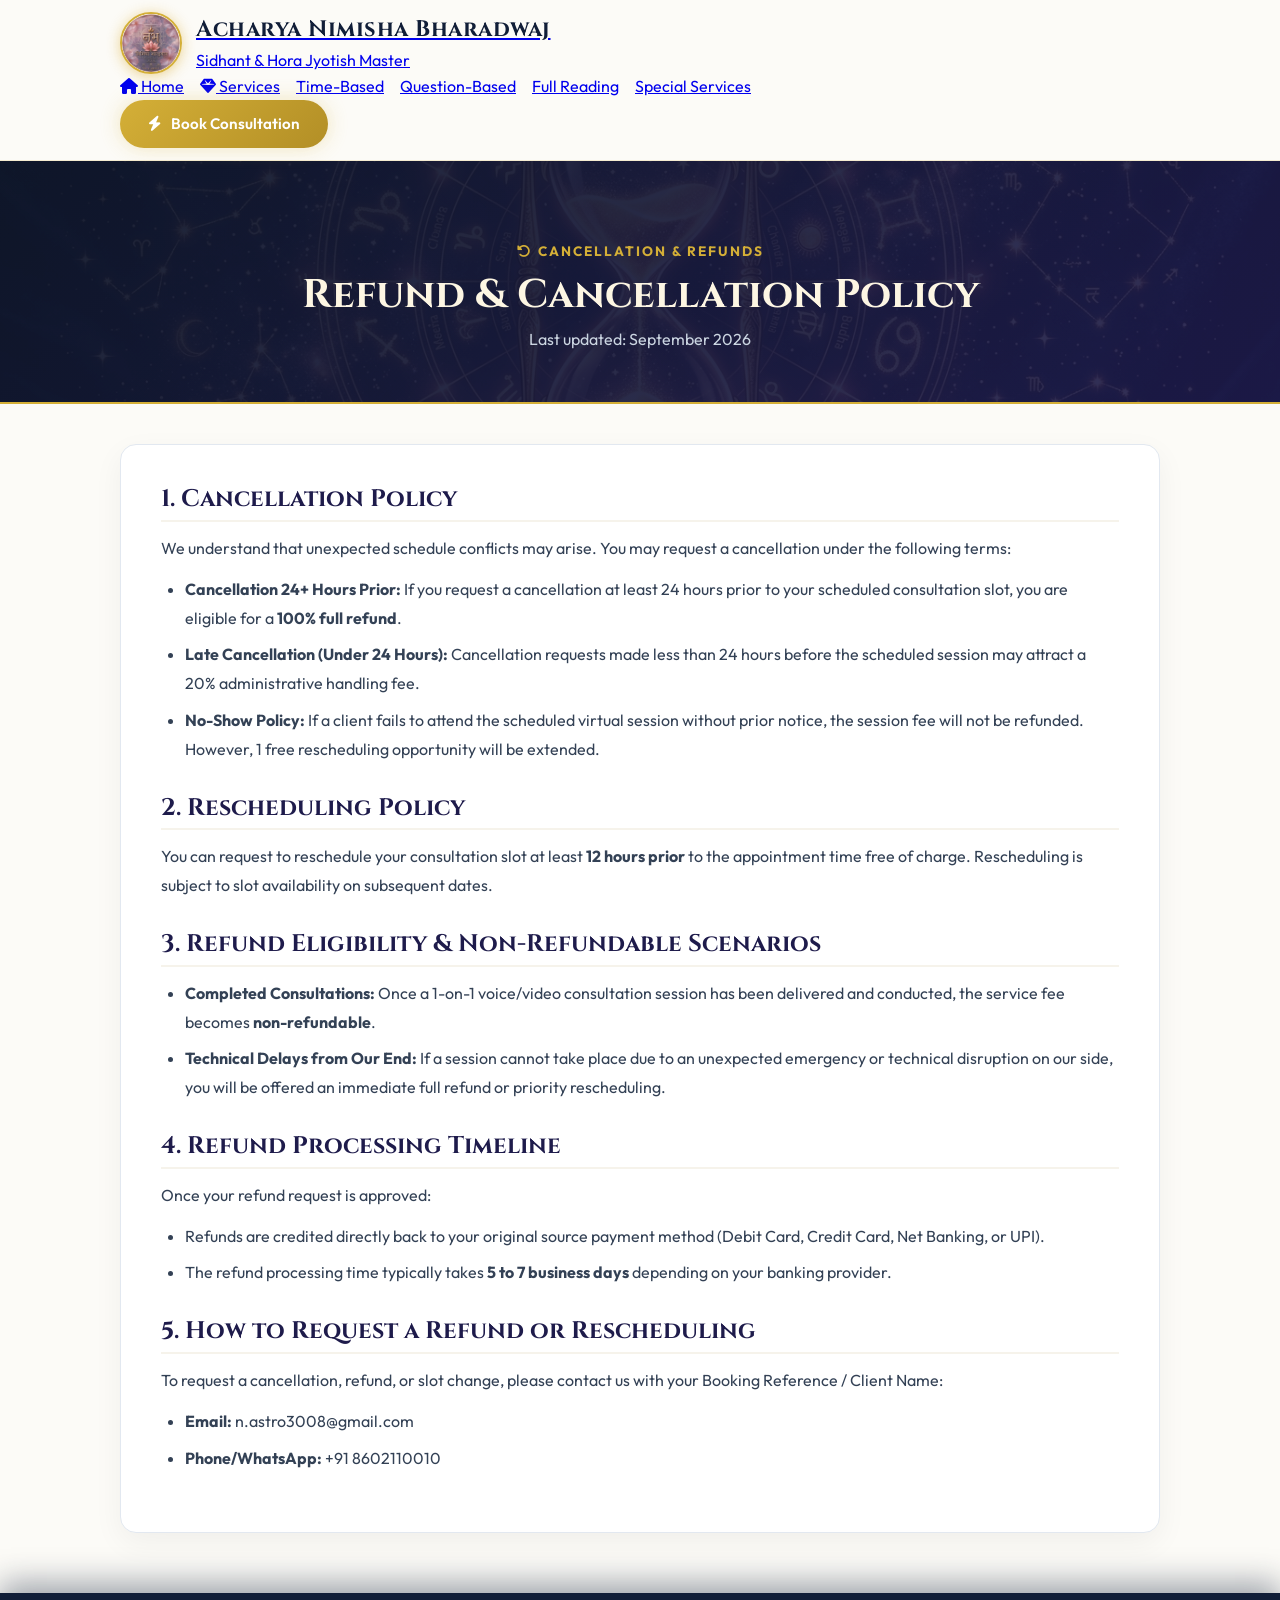
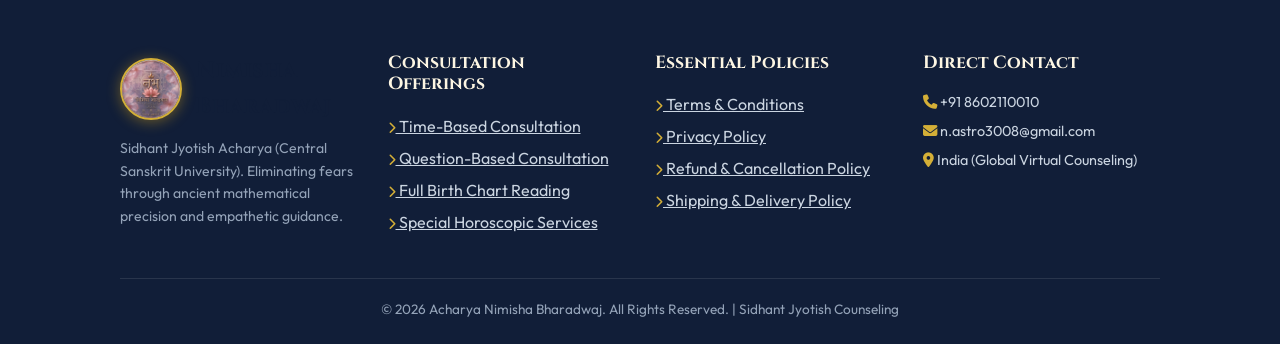
<file: refund-and-cancellation-policy.html>
<!DOCTYPE html>
<html lang="en">
<head>
  <meta charset="UTF-8">
  <meta name="viewport" content="width=device-width, initial-scale=1.0">
  <title>Refund & Cancellation Policy | Acharya Nimisha Bharadwaj</title>
  <meta name="description" content="Refund and Cancellation Policy for Acharya Nimisha Bharadwaj. Learn about cancellation timelines, rescheduling, and refund processing.">
  
  <!-- Fonts & Icons -->
  <link rel="preconnect" href="https://fonts.googleapis.com">
  <link rel="preconnect" href="https://fonts.gstatic.com" crossorigin>
  <link href="https://fonts.googleapis.com/css2?family=Cinzel:wght@500;600;700&family=Outfit:wght@300;400;500;600;700&display=swap" rel="stylesheet">
  <link rel="stylesheet" href="https://cdnjs.cloudflare.com/ajax/libs/font-awesome/6.4.0/css/all.min.css">
  
  <!-- Custom Styles -->
  <link rel="stylesheet" href="styles.css?v=4.0">
  <style>
    .policy-header {
      background: linear-gradient(135deg, rgba(15, 23, 42, 0.95), rgba(30, 27, 75, 0.9)), url('images/time-based-hero.jpg') center/cover no-repeat;
      padding: 80px 0 50px;
      color: #fff;
      text-align: center;
      border-bottom: 2px solid var(--vedic-gold);
    }
    .policy-content {
      background: #FFFFFF;
      border-radius: 16px;
      padding: 40px;
      box-shadow: 0 10px 30px rgba(0, 0, 0, 0.05);
      border: 1px solid #E2E8F0;
      margin: 40px 0 60px;
      color: #334155;
      line-height: 1.8;
    }
    .policy-content h2 {
      font-family: 'Cinzel', serif;
      color: #1E1B4B;
      font-size: 1.5rem;
      margin: 30px 0 12px;
      border-bottom: 2px solid var(--bg-cream-alt);
      padding-bottom: 6px;
    }
    .policy-content h2:first-of-type {
      margin-top: 0;
    }
    .policy-content ul {
      margin: 12px 0 20px 24px;
    }
    .policy-content li {
      margin-bottom: 8px;
    }
  </style>
</head>
<body>

  <!-- Header Navigation -->
  <header class="navbar" id="navbar">
    <div class="container navbar-container">
      <a href="index.html" class="brand-logo-link">
        <div class="brand-logo">
          <img src="images/logo.jpg" alt="Acharya Nimisha Bhardwaj Logo" class="brand-logo-img">
          <div class="brand-text">
            <span class="brand-name">Acharya Nimisha Bharadwaj</span>
            <span class="brand-tagline">Sidhant & Hora Jyotish Master</span>
          </div>
        </div>
      </a>

      <nav class="nav-menu" id="navMenu">
        <a href="index.html"><i class="fa-solid fa-house"></i> Home</a>
        <a href="index.html#services"><i class="fa-solid fa-gem"></i> Services</a>
        <a href="time-based-consultation.html">Time-Based</a>
        <a href="question-based-consultation.html">Question-Based</a>
        <a href="full-birth-chart-reading.html">Full Reading</a>
        <a href="special-horoscopic-services.html">Special Services</a>
      </nav>

      <div class="header-actions">
        <a href="index.html#services" class="btn btn-gold btn-header"><i class="fa-solid fa-bolt"></i> Book Consultation</a>
      </div>
    </div>
  </header>

  <!-- Policy Header -->
  <section class="policy-header">
    <div class="container">
      <span class="section-subtitle" style="color:var(--vedic-gold);"><i class="fa-solid fa-rotate-left"></i> CANCELLATION & REFUNDS</span>
      <h1 style="font-family:'Cinzel', serif; font-size:2.5rem; color:#FDF6E3; margin-top:8px;">Refund & Cancellation Policy</h1>
      <p style="color:#CBD5E1; font-size:1rem; margin-top:8px;">Last updated: September 2026</p>
    </div>
  </section>

  <!-- Main Content -->
  <main class="container">
    <article class="policy-content">
      
      <h2>1. Cancellation Policy</h2>
      <p>We understand that unexpected schedule conflicts may arise. You may request a cancellation under the following terms:</p>
      <ul>
        <li><strong>Cancellation 24+ Hours Prior:</strong> If you request a cancellation at least 24 hours prior to your scheduled consultation slot, you are eligible for a <strong>100% full refund</strong>.</li>
        <li><strong>Late Cancellation (Under 24 Hours):</strong> Cancellation requests made less than 24 hours before the scheduled session may attract a 20% administrative handling fee.</li>
        <li><strong>No-Show Policy:</strong> If a client fails to attend the scheduled virtual session without prior notice, the session fee will not be refunded. However, 1 free rescheduling opportunity will be extended.</li>
      </ul>

      <h2>2. Rescheduling Policy</h2>
      <p>You can request to reschedule your consultation slot at least <strong>12 hours prior</strong> to the appointment time free of charge. Rescheduling is subject to slot availability on subsequent dates.</p>

      <h2>3. Refund Eligibility & Non-Refundable Scenarios</h2>
      <ul>
        <li><strong>Completed Consultations:</strong> Once a 1-on-1 voice/video consultation session has been delivered and conducted, the service fee becomes <strong>non-refundable</strong>.</li>
        <li><strong>Technical Delays from Our End:</strong> If a session cannot take place due to an unexpected emergency or technical disruption on our side, you will be offered an immediate full refund or priority rescheduling.</li>
      </ul>

      <h2>4. Refund Processing Timeline</h2>
      <p>Once your refund request is approved:</p>
      <ul>
        <li>Refunds are credited directly back to your original source payment method (Debit Card, Credit Card, Net Banking, or UPI).</li>
        <li>The refund processing time typically takes <strong>5 to 7 business days</strong> depending on your banking provider.</li>
      </ul>

      <h2>5. How to Request a Refund or Rescheduling</h2>
      <p>To request a cancellation, refund, or slot change, please contact us with your Booking Reference / Client Name:</p>
      <ul>
        <li><strong>Email:</strong> n.astro3008@gmail.com</li>
        <li><strong>Phone/WhatsApp:</strong> +91 8602110010</li>
      </ul>

    </article>
  </main>

  <!-- Footer -->
  <footer class="footer">
    <div class="container">
      <div class="footer-grid" style="display:grid; grid-template-columns:repeat(auto-fit, minmax(220px, 1fr)); gap:30px;">
        <div class="footer-col brand-col">
          <div class="brand-logo">
            <img src="images/logo.jpg" alt="Acharya Nimisha Bhardwaj Logo" class="brand-logo-img">
            <span class="brand-name">Nimisha Bharadwaj</span>
          </div>
          <p class="footer-desc" style="font-size:0.88rem; color:#94A3B8; margin-top:12px;">
            Sidhant Jyotish Acharya (Central Sanskrit University). Eliminating fears through ancient mathematical precision and empathetic guidance.
          </p>
        </div>

        <div class="footer-col">
          <h4 style="color:#FDF6E3; font-family:'Cinzel', serif; margin-bottom:14px;">Consultation Offerings</h4>
          <ul style="list-style:none; padding:0; line-height:2;">
            <li><a href="time-based-consultation.html" style="color:#CBD5E1;"><i class="fa-solid fa-chevron-right" style="font-size:0.75rem; color:#D4AF37;"></i> Time-Based Consultation</a></li>
            <li><a href="question-based-consultation.html" style="color:#CBD5E1;"><i class="fa-solid fa-chevron-right" style="font-size:0.75rem; color:#D4AF37;"></i> Question-Based Consultation</a></li>
            <li><a href="full-birth-chart-reading.html" style="color:#CBD5E1;"><i class="fa-solid fa-chevron-right" style="font-size:0.75rem; color:#D4AF37;"></i> Full Birth Chart Reading</a></li>
            <li><a href="special-horoscopic-services.html" style="color:#CBD5E1;"><i class="fa-solid fa-chevron-right" style="font-size:0.75rem; color:#D4AF37;"></i> Special Horoscopic Services</a></li>
          </ul>
        </div>

        <div class="footer-col">
          <h4 style="color:#FDF6E3; font-family:'Cinzel', serif; margin-bottom:14px;">Essential Policies</h4>
          <ul style="list-style:none; padding:0; line-height:2;">
            <li><a href="terms-and-conditions.html" style="color:#CBD5E1;"><i class="fa-solid fa-chevron-right" style="font-size:0.75rem; color:#D4AF37;"></i> Terms & Conditions</a></li>
            <li><a href="privacy-policy.html" style="color:#CBD5E1;"><i class="fa-solid fa-chevron-right" style="font-size:0.75rem; color:#D4AF37;"></i> Privacy Policy</a></li>
            <li><a href="refund-and-cancellation-policy.html" style="color:#CBD5E1;"><i class="fa-solid fa-chevron-right" style="font-size:0.75rem; color:#D4AF37;"></i> Refund & Cancellation Policy</a></li>
            <li><a href="shipping-and-delivery-policy.html" style="color:#CBD5E1;"><i class="fa-solid fa-chevron-right" style="font-size:0.75rem; color:#D4AF37;"></i> Shipping & Delivery Policy</a></li>
          </ul>
        </div>

        <div class="footer-col">
          <h4 style="color:#FDF6E3; font-family:'Cinzel', serif; margin-bottom:14px;">Direct Contact</h4>
          <ul style="list-style:none; padding:0; line-height:2; color:#CBD5E1; font-size:0.9rem;">
            <li><i class="fa-solid fa-phone" style="color:#D4AF37;"></i> +91 8602110010</li>
            <li><i class="fa-solid fa-envelope" style="color:#D4AF37;"></i> n.astro3008@gmail.com</li>
            <li><i class="fa-solid fa-location-dot" style="color:#D4AF37;"></i> India (Global Virtual Counseling)</li>
          </ul>
        </div>
      </div>

      <div style="border-top:1px solid rgba(255,255,255,0.1); margin-top:30px; padding-top:20px; text-align:center; color:#94A3B8; font-size:0.85rem;">
        <p>&copy; 2026 Acharya Nimisha Bharadwaj. All Rights Reserved. | Sidhant Jyotish Counseling</p>
      </div>
    </div>
  </footer>

</body>
</html>
</file>
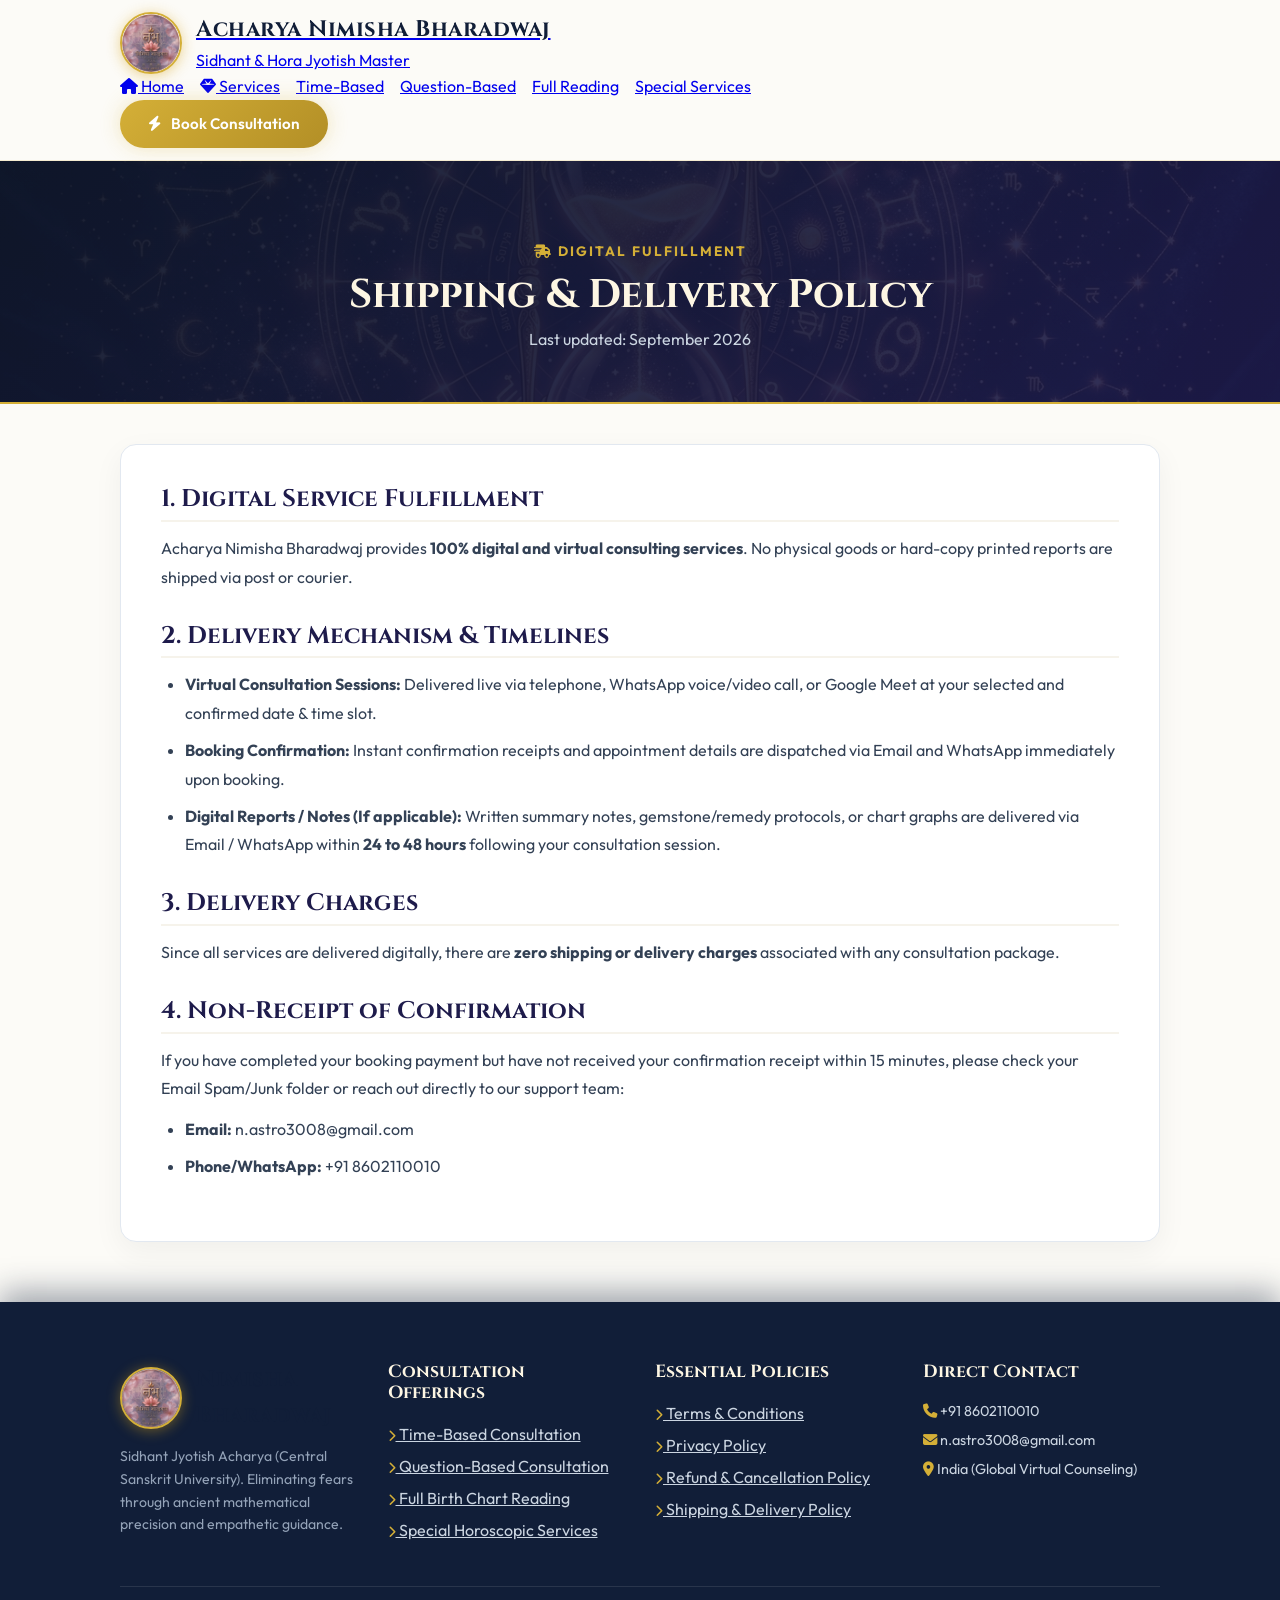
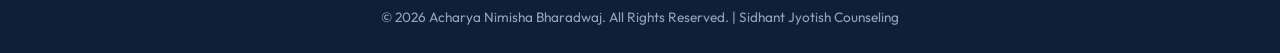
<file: shipping-and-delivery-policy.html>
<!DOCTYPE html>
<html lang="en">
<head>
  <meta charset="UTF-8">
  <meta name="viewport" content="width=device-width, initial-scale=1.0">
  <title>Shipping & Delivery Policy | Acharya Nimisha Bharadwaj</title>
  <meta name="description" content="Shipping and Delivery Policy for Acharya Nimisha Bharadwaj. Learn about digital service fulfillment timelines for virtual consultations and birth chart reports.">
  
  <!-- Fonts & Icons -->
  <link rel="preconnect" href="https://fonts.googleapis.com">
  <link rel="preconnect" href="https://fonts.gstatic.com" crossorigin>
  <link href="https://fonts.googleapis.com/css2?family=Cinzel:wght@500;600;700&family=Outfit:wght@300;400;500;600;700&display=swap" rel="stylesheet">
  <link rel="stylesheet" href="https://cdnjs.cloudflare.com/ajax/libs/font-awesome/6.4.0/css/all.min.css">
  
  <!-- Custom Styles -->
  <link rel="stylesheet" href="styles.css?v=4.0">
  <style>
    .policy-header {
      background: linear-gradient(135deg, rgba(15, 23, 42, 0.95), rgba(30, 27, 75, 0.9)), url('images/time-based-hero.jpg') center/cover no-repeat;
      padding: 80px 0 50px;
      color: #fff;
      text-align: center;
      border-bottom: 2px solid var(--vedic-gold);
    }
    .policy-content {
      background: #FFFFFF;
      border-radius: 16px;
      padding: 40px;
      box-shadow: 0 10px 30px rgba(0, 0, 0, 0.05);
      border: 1px solid #E2E8F0;
      margin: 40px 0 60px;
      color: #334155;
      line-height: 1.8;
    }
    .policy-content h2 {
      font-family: 'Cinzel', serif;
      color: #1E1B4B;
      font-size: 1.5rem;
      margin: 30px 0 12px;
      border-bottom: 2px solid var(--bg-cream-alt);
      padding-bottom: 6px;
    }
    .policy-content h2:first-of-type {
      margin-top: 0;
    }
    .policy-content ul {
      margin: 12px 0 20px 24px;
    }
    .policy-content li {
      margin-bottom: 8px;
    }
  </style>
</head>
<body>

  <!-- Header Navigation -->
  <header class="navbar" id="navbar">
    <div class="container navbar-container">
      <a href="index.html" class="brand-logo-link">
        <div class="brand-logo">
          <img src="images/logo.jpg" alt="Acharya Nimisha Bhardwaj Logo" class="brand-logo-img">
          <div class="brand-text">
            <span class="brand-name">Acharya Nimisha Bharadwaj</span>
            <span class="brand-tagline">Sidhant & Hora Jyotish Master</span>
          </div>
        </div>
      </a>

      <nav class="nav-menu" id="navMenu">
        <a href="index.html"><i class="fa-solid fa-house"></i> Home</a>
        <a href="index.html#services"><i class="fa-solid fa-gem"></i> Services</a>
        <a href="time-based-consultation.html">Time-Based</a>
        <a href="question-based-consultation.html">Question-Based</a>
        <a href="full-birth-chart-reading.html">Full Reading</a>
        <a href="special-horoscopic-services.html">Special Services</a>
      </nav>

      <div class="header-actions">
        <a href="index.html#services" class="btn btn-gold btn-header"><i class="fa-solid fa-bolt"></i> Book Consultation</a>
      </div>
    </div>
  </header>

  <!-- Policy Header -->
  <section class="policy-header">
    <div class="container">
      <span class="section-subtitle" style="color:var(--vedic-gold);"><i class="fa-solid fa-truck-fast"></i> DIGITAL FULFILLMENT</span>
      <h1 style="font-family:'Cinzel', serif; font-size:2.5rem; color:#FDF6E3; margin-top:8px;">Shipping & Delivery Policy</h1>
      <p style="color:#CBD5E1; font-size:1rem; margin-top:8px;">Last updated: September 2026</p>
    </div>
  </section>

  <!-- Main Content -->
  <main class="container">
    <article class="policy-content">
      
      <h2>1. Digital Service Fulfillment</h2>
      <p>Acharya Nimisha Bharadwaj provides <strong>100% digital and virtual consulting services</strong>. No physical goods or hard-copy printed reports are shipped via post or courier.</p>

      <h2>2. Delivery Mechanism & Timelines</h2>
      <ul>
        <li><strong>Virtual Consultation Sessions:</strong> Delivered live via telephone, WhatsApp voice/video call, or Google Meet at your selected and confirmed date & time slot.</li>
        <li><strong>Booking Confirmation:</strong> Instant confirmation receipts and appointment details are dispatched via Email and WhatsApp immediately upon booking.</li>
        <li><strong>Digital Reports / Notes (If applicable):</strong> Written summary notes, gemstone/remedy protocols, or chart graphs are delivered via Email / WhatsApp within <strong>24 to 48 hours</strong> following your consultation session.</li>
      </ul>

      <h2>3. Delivery Charges</h2>
      <p>Since all services are delivered digitally, there are <strong>zero shipping or delivery charges</strong> associated with any consultation package.</p>

      <h2>4. Non-Receipt of Confirmation</h2>
      <p>If you have completed your booking payment but have not received your confirmation receipt within 15 minutes, please check your Email Spam/Junk folder or reach out directly to our support team:</p>
      <ul>
        <li><strong>Email:</strong> n.astro3008@gmail.com</li>
        <li><strong>Phone/WhatsApp:</strong> +91 8602110010</li>
      </ul>

    </article>
  </main>

  <!-- Footer -->
  <footer class="footer">
    <div class="container">
      <div class="footer-grid" style="display:grid; grid-template-columns:repeat(auto-fit, minmax(220px, 1fr)); gap:30px;">
        <div class="footer-col brand-col">
          <div class="brand-logo">
            <img src="images/logo.jpg" alt="Acharya Nimisha Bhardwaj Logo" class="brand-logo-img">
            <span class="brand-name">Nimisha Bharadwaj</span>
          </div>
          <p class="footer-desc" style="font-size:0.88rem; color:#94A3B8; margin-top:12px;">
            Sidhant Jyotish Acharya (Central Sanskrit University). Eliminating fears through ancient mathematical precision and empathetic guidance.
          </p>
        </div>

        <div class="footer-col">
          <h4 style="color:#FDF6E3; font-family:'Cinzel', serif; margin-bottom:14px;">Consultation Offerings</h4>
          <ul style="list-style:none; padding:0; line-height:2;">
            <li><a href="time-based-consultation.html" style="color:#CBD5E1;"><i class="fa-solid fa-chevron-right" style="font-size:0.75rem; color:#D4AF37;"></i> Time-Based Consultation</a></li>
            <li><a href="question-based-consultation.html" style="color:#CBD5E1;"><i class="fa-solid fa-chevron-right" style="font-size:0.75rem; color:#D4AF37;"></i> Question-Based Consultation</a></li>
            <li><a href="full-birth-chart-reading.html" style="color:#CBD5E1;"><i class="fa-solid fa-chevron-right" style="font-size:0.75rem; color:#D4AF37;"></i> Full Birth Chart Reading</a></li>
            <li><a href="special-horoscopic-services.html" style="color:#CBD5E1;"><i class="fa-solid fa-chevron-right" style="font-size:0.75rem; color:#D4AF37;"></i> Special Horoscopic Services</a></li>
          </ul>
        </div>

        <div class="footer-col">
          <h4 style="color:#FDF6E3; font-family:'Cinzel', serif; margin-bottom:14px;">Essential Policies</h4>
          <ul style="list-style:none; padding:0; line-height:2;">
            <li><a href="terms-and-conditions.html" style="color:#CBD5E1;"><i class="fa-solid fa-chevron-right" style="font-size:0.75rem; color:#D4AF37;"></i> Terms & Conditions</a></li>
            <li><a href="privacy-policy.html" style="color:#CBD5E1;"><i class="fa-solid fa-chevron-right" style="font-size:0.75rem; color:#D4AF37;"></i> Privacy Policy</a></li>
            <li><a href="refund-and-cancellation-policy.html" style="color:#CBD5E1;"><i class="fa-solid fa-chevron-right" style="font-size:0.75rem; color:#D4AF37;"></i> Refund & Cancellation Policy</a></li>
            <li><a href="shipping-and-delivery-policy.html" style="color:#CBD5E1;"><i class="fa-solid fa-chevron-right" style="font-size:0.75rem; color:#D4AF37;"></i> Shipping & Delivery Policy</a></li>
          </ul>
        </div>

        <div class="footer-col">
          <h4 style="color:#FDF6E3; font-family:'Cinzel', serif; margin-bottom:14px;">Direct Contact</h4>
          <ul style="list-style:none; padding:0; line-height:2; color:#CBD5E1; font-size:0.9rem;">
            <li><i class="fa-solid fa-phone" style="color:#D4AF37;"></i> +91 8602110010</li>
            <li><i class="fa-solid fa-envelope" style="color:#D4AF37;"></i> n.astro3008@gmail.com</li>
            <li><i class="fa-solid fa-location-dot" style="color:#D4AF37;"></i> India (Global Virtual Counseling)</li>
          </ul>
        </div>
      </div>

      <div style="border-top:1px solid rgba(255,255,255,0.1); margin-top:30px; padding-top:20px; text-align:center; color:#94A3B8; font-size:0.85rem;">
        <p>&copy; 2026 Acharya Nimisha Bharadwaj. All Rights Reserved. | Sidhant Jyotish Counseling</p>
      </div>
    </div>
  </footer>

</body>
</html>
</file>
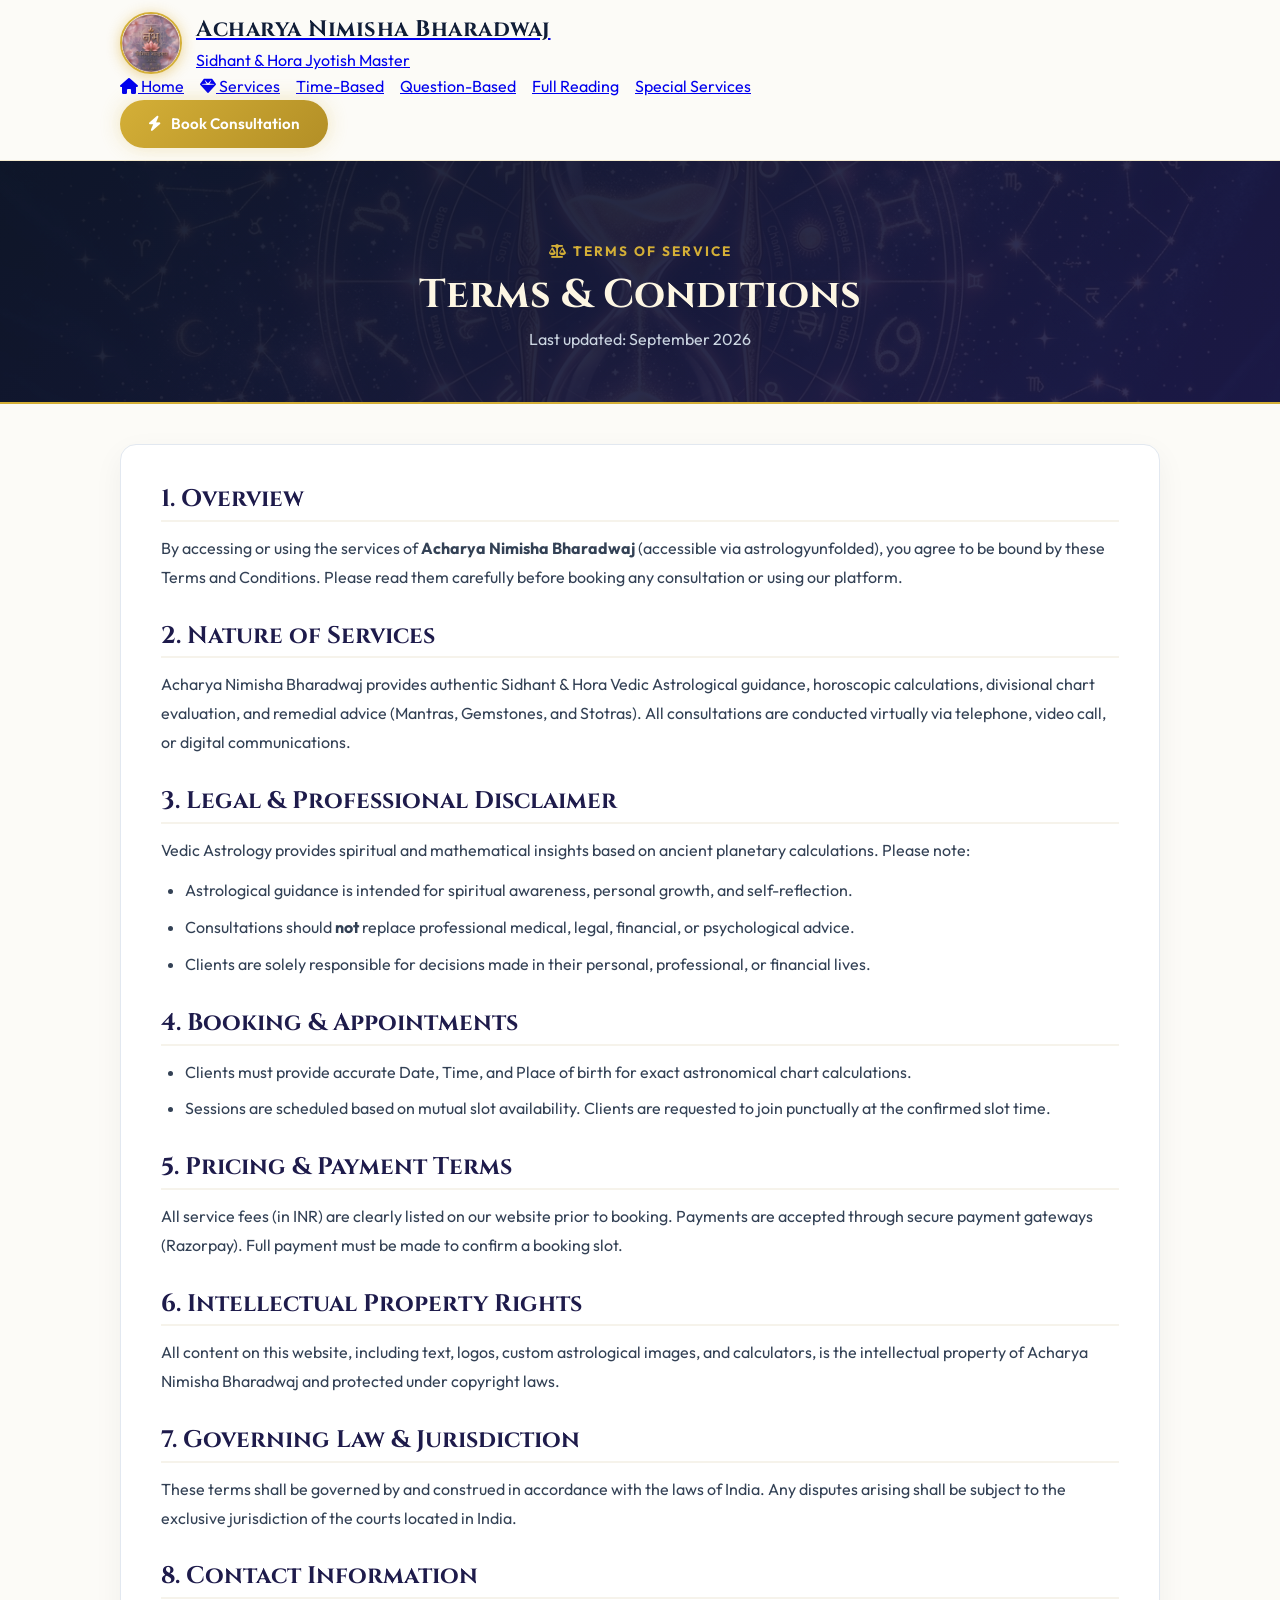
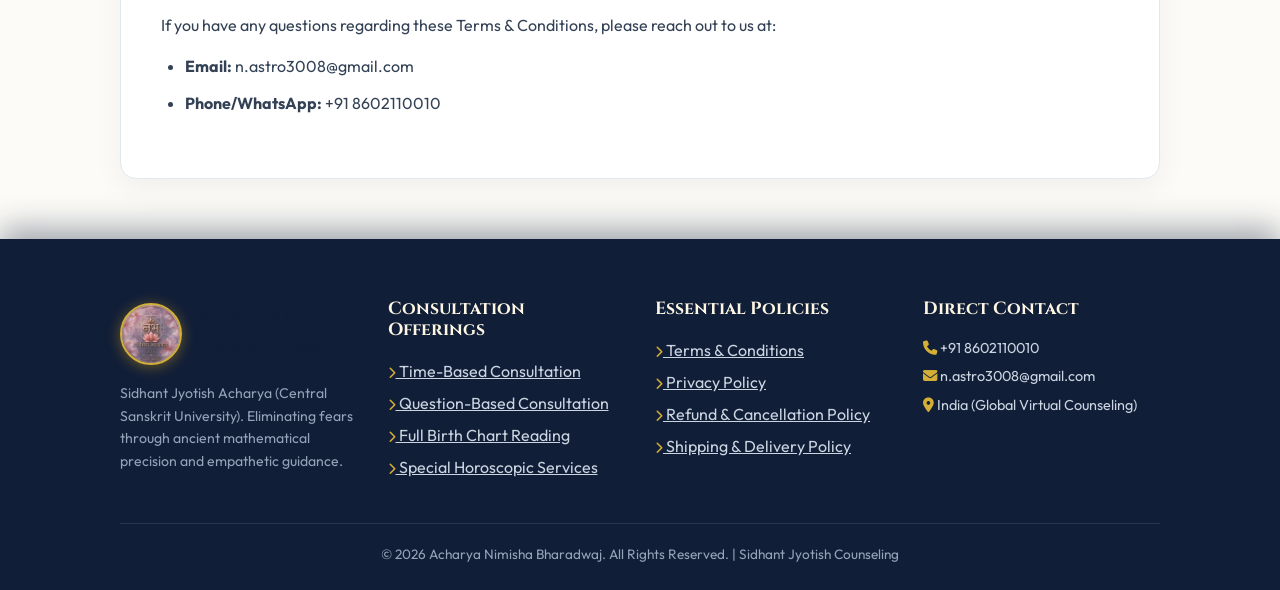
<file: terms-and-conditions.html>
<!DOCTYPE html>
<html lang="en">
<head>
  <meta charset="UTF-8">
  <meta name="viewport" content="width=device-width, initial-scale=1.0">
  <title>Terms & Conditions | Acharya Nimisha Bharadwaj</title>
  <meta name="description" content="Terms and Conditions for Acharya Nimisha Bharadwaj. Guidelines and legal disclaimer for astrological consultations and services.">
  
  <!-- Fonts & Icons -->
  <link rel="preconnect" href="https://fonts.googleapis.com">
  <link rel="preconnect" href="https://fonts.gstatic.com" crossorigin>
  <link href="https://fonts.googleapis.com/css2?family=Cinzel:wght@500;600;700&family=Outfit:wght@300;400;500;600;700&display=swap" rel="stylesheet">
  <link rel="stylesheet" href="https://cdnjs.cloudflare.com/ajax/libs/font-awesome/6.4.0/css/all.min.css">
  
  <!-- Custom Styles -->
  <link rel="stylesheet" href="styles.css?v=4.0">
  <style>
    .policy-header {
      background: linear-gradient(135deg, rgba(15, 23, 42, 0.95), rgba(30, 27, 75, 0.9)), url('images/time-based-hero.jpg') center/cover no-repeat;
      padding: 80px 0 50px;
      color: #fff;
      text-align: center;
      border-bottom: 2px solid var(--vedic-gold);
    }
    .policy-content {
      background: #FFFFFF;
      border-radius: 16px;
      padding: 40px;
      box-shadow: 0 10px 30px rgba(0, 0, 0, 0.05);
      border: 1px solid #E2E8F0;
      margin: 40px 0 60px;
      color: #334155;
      line-height: 1.8;
    }
    .policy-content h2 {
      font-family: 'Cinzel', serif;
      color: #1E1B4B;
      font-size: 1.5rem;
      margin: 30px 0 12px;
      border-bottom: 2px solid var(--bg-cream-alt);
      padding-bottom: 6px;
    }
    .policy-content h2:first-of-type {
      margin-top: 0;
    }
    .policy-content ul {
      margin: 12px 0 20px 24px;
    }
    .policy-content li {
      margin-bottom: 8px;
    }
  </style>
</head>
<body>

  <!-- Header Navigation -->
  <header class="navbar" id="navbar">
    <div class="container navbar-container">
      <a href="index.html" class="brand-logo-link">
        <div class="brand-logo">
          <img src="images/logo.jpg" alt="Acharya Nimisha Bhardwaj Logo" class="brand-logo-img">
          <div class="brand-text">
            <span class="brand-name">Acharya Nimisha Bharadwaj</span>
            <span class="brand-tagline">Sidhant & Hora Jyotish Master</span>
          </div>
        </div>
      </a>

      <nav class="nav-menu" id="navMenu">
        <a href="index.html"><i class="fa-solid fa-house"></i> Home</a>
        <a href="index.html#services"><i class="fa-solid fa-gem"></i> Services</a>
        <a href="time-based-consultation.html">Time-Based</a>
        <a href="question-based-consultation.html">Question-Based</a>
        <a href="full-birth-chart-reading.html">Full Reading</a>
        <a href="special-horoscopic-services.html">Special Services</a>
      </nav>

      <div class="header-actions">
        <a href="index.html#services" class="btn btn-gold btn-header"><i class="fa-solid fa-bolt"></i> Book Consultation</a>
      </div>
    </div>
  </header>

  <!-- Policy Header -->
  <section class="policy-header">
    <div class="container">
      <span class="section-subtitle" style="color:var(--vedic-gold);"><i class="fa-solid fa-scale-balanced"></i> TERMS OF SERVICE</span>
      <h1 style="font-family:'Cinzel', serif; font-size:2.5rem; color:#FDF6E3; margin-top:8px;">Terms & Conditions</h1>
      <p style="color:#CBD5E1; font-size:1rem; margin-top:8px;">Last updated: September 2026</p>
    </div>
  </section>

  <!-- Main Content -->
  <main class="container">
    <article class="policy-content">
      
      <h2>1. Overview</h2>
      <p>By accessing or using the services of <strong>Acharya Nimisha Bharadwaj</strong> (accessible via astrologyunfolded), you agree to be bound by these Terms and Conditions. Please read them carefully before booking any consultation or using our platform.</p>

      <h2>2. Nature of Services</h2>
      <p>Acharya Nimisha Bharadwaj provides authentic Sidhant & Hora Vedic Astrological guidance, horoscopic calculations, divisional chart evaluation, and remedial advice (Mantras, Gemstones, and Stotras). All consultations are conducted virtually via telephone, video call, or digital communications.</p>

      <h2>3. Legal & Professional Disclaimer</h2>
      <p>Vedic Astrology provides spiritual and mathematical insights based on ancient planetary calculations. Please note:</p>
      <ul>
        <li>Astrological guidance is intended for spiritual awareness, personal growth, and self-reflection.</li>
        <li>Consultations should <strong>not</strong> replace professional medical, legal, financial, or psychological advice.</li>
        <li>Clients are solely responsible for decisions made in their personal, professional, or financial lives.</li>
      </ul>

      <h2>4. Booking & Appointments</h2>
      <ul>
        <li>Clients must provide accurate Date, Time, and Place of birth for exact astronomical chart calculations.</li>
        <li>Sessions are scheduled based on mutual slot availability. Clients are requested to join punctually at the confirmed slot time.</li>
      </ul>

      <h2>5. Pricing & Payment Terms</h2>
      <p>All service fees (in INR) are clearly listed on our website prior to booking. Payments are accepted through secure payment gateways (Razorpay). Full payment must be made to confirm a booking slot.</p>

      <h2>6. Intellectual Property Rights</h2>
      <p>All content on this website, including text, logos, custom astrological images, and calculators, is the intellectual property of Acharya Nimisha Bharadwaj and protected under copyright laws.</p>

      <h2>7. Governing Law & Jurisdiction</h2>
      <p>These terms shall be governed by and construed in accordance with the laws of India. Any disputes arising shall be subject to the exclusive jurisdiction of the courts located in India.</p>

      <h2>8. Contact Information</h2>
      <p>If you have any questions regarding these Terms & Conditions, please reach out to us at:</p>
      <ul>
        <li><strong>Email:</strong> n.astro3008@gmail.com</li>
        <li><strong>Phone/WhatsApp:</strong> +91 8602110010</li>
      </ul>

    </article>
  </main>

  <!-- Footer -->
  <footer class="footer">
    <div class="container">
      <div class="footer-grid" style="display:grid; grid-template-columns:repeat(auto-fit, minmax(220px, 1fr)); gap:30px;">
        <div class="footer-col brand-col">
          <div class="brand-logo">
            <img src="images/logo.jpg" alt="Acharya Nimisha Bhardwaj Logo" class="brand-logo-img">
            <span class="brand-name">Nimisha Bharadwaj</span>
          </div>
          <p class="footer-desc" style="font-size:0.88rem; color:#94A3B8; margin-top:12px;">
            Sidhant Jyotish Acharya (Central Sanskrit University). Eliminating fears through ancient mathematical precision and empathetic guidance.
          </p>
        </div>

        <div class="footer-col">
          <h4 style="color:#FDF6E3; font-family:'Cinzel', serif; margin-bottom:14px;">Consultation Offerings</h4>
          <ul style="list-style:none; padding:0; line-height:2;">
            <li><a href="time-based-consultation.html" style="color:#CBD5E1;"><i class="fa-solid fa-chevron-right" style="font-size:0.75rem; color:#D4AF37;"></i> Time-Based Consultation</a></li>
            <li><a href="question-based-consultation.html" style="color:#CBD5E1;"><i class="fa-solid fa-chevron-right" style="font-size:0.75rem; color:#D4AF37;"></i> Question-Based Consultation</a></li>
            <li><a href="full-birth-chart-reading.html" style="color:#CBD5E1;"><i class="fa-solid fa-chevron-right" style="font-size:0.75rem; color:#D4AF37;"></i> Full Birth Chart Reading</a></li>
            <li><a href="special-horoscopic-services.html" style="color:#CBD5E1;"><i class="fa-solid fa-chevron-right" style="font-size:0.75rem; color:#D4AF37;"></i> Special Horoscopic Services</a></li>
          </ul>
        </div>

        <div class="footer-col">
          <h4 style="color:#FDF6E3; font-family:'Cinzel', serif; margin-bottom:14px;">Essential Policies</h4>
          <ul style="list-style:none; padding:0; line-height:2;">
            <li><a href="terms-and-conditions.html" style="color:#CBD5E1;"><i class="fa-solid fa-chevron-right" style="font-size:0.75rem; color:#D4AF37;"></i> Terms & Conditions</a></li>
            <li><a href="privacy-policy.html" style="color:#CBD5E1;"><i class="fa-solid fa-chevron-right" style="font-size:0.75rem; color:#D4AF37;"></i> Privacy Policy</a></li>
            <li><a href="refund-and-cancellation-policy.html" style="color:#CBD5E1;"><i class="fa-solid fa-chevron-right" style="font-size:0.75rem; color:#D4AF37;"></i> Refund & Cancellation Policy</a></li>
            <li><a href="shipping-and-delivery-policy.html" style="color:#CBD5E1;"><i class="fa-solid fa-chevron-right" style="font-size:0.75rem; color:#D4AF37;"></i> Shipping & Delivery Policy</a></li>
          </ul>
        </div>

        <div class="footer-col">
          <h4 style="color:#FDF6E3; font-family:'Cinzel', serif; margin-bottom:14px;">Direct Contact</h4>
          <ul style="list-style:none; padding:0; line-height:2; color:#CBD5E1; font-size:0.9rem;">
            <li><i class="fa-solid fa-phone" style="color:#D4AF37;"></i> +91 8602110010</li>
            <li><i class="fa-solid fa-envelope" style="color:#D4AF37;"></i> n.astro3008@gmail.com</li>
            <li><i class="fa-solid fa-location-dot" style="color:#D4AF37;"></i> India (Global Virtual Counseling)</li>
          </ul>
        </div>
      </div>

      <div style="border-top:1px solid rgba(255,255,255,0.1); margin-top:30px; padding-top:20px; text-align:center; color:#94A3B8; font-size:0.85rem;">
        <p>&copy; 2026 Acharya Nimisha Bharadwaj. All Rights Reserved. | Sidhant Jyotish Counseling</p>
      </div>
    </div>
  </footer>

</body>
</html>
</file>
<file: styles.css>
/* ==========================================================================
   Acharya Nimisha Bhardwaj - Astrological Portal Styles (Vedic & Cosmic Aesthetic)
   Colors: Warm Cream (#FCFBF7), Celestial Pink (#E8A5B8), Cosmic Sapphire (#111E38), Gold (#D4AF37)
   ========================================================================== */

:root {
  --bg-cream: #FCFBF7;
  --bg-cream-alt: #F6F3EB;
  --card-bg: rgba(255, 255, 255, 0.85);
  --card-border: rgba(212, 175, 55, 0.25);
  
  --primary-pink: #E8A5B8;
  --primary-pink-dark: #C9728B;
  --primary-pink-light: #FFF0F4;
  
  --cosmic-blue: #111E38;
  --cosmic-blue-light: #1D2E50;
  --cosmic-blue-subtle: #2A3F66;
  
  --vedic-gold: #D4AF37;
  --vedic-gold-glow: rgba(212, 175, 55, 0.4);
  --vedic-gold-light: #F9F1D8;

  --text-dark: #1A1A24;
  --text-muted: #5A6275;
  --text-light: #F8F9FA;

  --font-serif: 'Cinzel', serif;
  --font-sans: 'Outfit', sans-serif;
  
  --shadow-sm: 0 4px 12px rgba(17, 30, 56, 0.05);
  --shadow-md: 0 8px 24px rgba(17, 30, 56, 0.08);
  --shadow-lg: 0 16px 40px rgba(17, 30, 56, 0.12);
  --shadow-gold: 0 0 20px rgba(212, 175, 55, 0.3);

  --radius-sm: 8px;
  --radius-md: 16px;
  --radius-lg: 24px;
  --transition: all 0.3s ease;
}

/* Reset & Base */
* {
  margin: 0;
  padding: 0;
  box-sizing: border-box;
}

html {
  scroll-behavior: smooth;
}

body {
  font-family: var(--font-sans);
  background-color: var(--bg-cream);
  color: var(--text-dark);
  line-height: 1.6;
  overflow-x: hidden;
}

/* Divine Lord Vishnu Background Artwork (Crisp, High Visibility — No Faintness) */
.site-watermark-bg {
  position: fixed;
  top: 50%;
  left: 50%;
  transform: translate(-50%, -50%);
  width: 80vw;
  max-width: 650px;
  height: 80vh;
  max-height: 650px;
  background-image: url('images/lord-vishnu-bg.png');
  background-repeat: no-repeat;
  background-position: center center;
  background-size: contain;
  opacity: 0.85; /* Full crisp & vibrant visibility - non-faint */
  pointer-events: none;
  z-index: 0;
  filter: drop-shadow(0 0 35px rgba(212, 175, 55, 0.4));
}

/* Typography */
h1, h2, h3, h4, h5 {
  font-family: var(--font-serif);
  color: var(--cosmic-blue);
  line-height: 1.2;
}

.gradient-text {
  background: linear-gradient(135deg, var(--cosmic-blue) 0%, var(--primary-pink-dark) 50%, var(--vedic-gold) 100%);
  -webkit-background-clip: text;
  -webkit-text-fill-color: transparent;
}

/* Layout Container */
.container {
  width: 100%;
  max-width: 1080px;
  margin: 0 auto;
  padding: 0 20px;
}

.section {
  padding: 56px 0;
  position: relative;
}

.text-center { text-align: center; }
.mt-4 { margin-top: 1.5rem; }
.mt-5 { margin-top: 3rem; }
.mb-4 { margin-bottom: 1.5rem; }
.hidden { display: none !important; }

/* Top Announcement Bar */
.top-bar {
  background-color: var(--cosmic-blue);
  color: var(--vedic-gold-light);
  padding: 8px 20px;
  font-size: 0.85rem;
  display: flex;
  justify-content: space-between;
  align-items: center;
  border-bottom: 1px solid var(--vedic-gold);
}

.top-bar i {
  color: var(--vedic-gold);
}

/* Navbar */
.navbar {
  position: sticky;
  top: 0;
  z-index: 1000;
  background: rgba(252, 251, 247, 0.92);
  backdrop-filter: blur(12px);
  border-bottom: 1px solid rgba(212, 175, 55, 0.2);
  padding: 12px 0;
}

.nav-container {
  display: flex;
  justify-content: space-between;
  align-items: center;
  max-width: 1080px;
  margin: 0 auto;
  padding: 0 20px;
}

.brand-logo {
  display: flex;
  align-items: center;
  gap: 14px;
  text-decoration: none;
}

.brand-logo-img {
  width: 62px;
  height: 62px;
  border-radius: 50%;
  object-fit: cover;
  border: 2px solid var(--vedic-gold);
  box-shadow: 0 2px 14px rgba(212, 160, 23, 0.45);
  transition: transform 0.3s ease, box-shadow 0.3s ease;
}

.brand-logo:hover .brand-logo-img {
  transform: scale(1.08) rotate(4deg);
  box-shadow: 0 4px 20px rgba(212, 160, 23, 0.75);
}

.logo-symbol {
  width: 44px;
  height: 44px;
  border-radius: 50%;
  background: linear-gradient(135deg, var(--cosmic-blue), var(--primary-pink-dark));
  color: var(--vedic-gold);
  display: flex;
  align-items: center;
  justify-content: center;
  font-size: 1.3rem;
  box-shadow: var(--shadow-gold);
}

.brand-text {
  display: flex;
  flex-direction: column;
}

.brand-name {
  font-family: var(--font-serif);
  font-weight: 700;
  font-size: 1.4rem;
  color: var(--cosmic-blue);
  letter-spacing: 0.5px;
}

.brand-title {
  font-size: 0.75rem;
  color: var(--primary-pink-dark);
  font-weight: 600;
  text-transform: uppercase;
  letter-spacing: 1px;
}

.nav-menu {
  display: flex;
  align-items: center;
  gap: 16px;
  list-style: none;
  white-space: nowrap;
}

.nav-link {
  text-decoration: none;
  color: var(--cosmic-blue);
  font-weight: 500;
  font-size: 0.88rem;
  transition: var(--transition);
  padding: 6px 10px;
  border-radius: var(--radius-sm);
  white-space: nowrap;
}

.nav-link:hover {
  color: var(--primary-pink-dark);
  background: var(--primary-pink-light);
}

.highlight-link {
  color: var(--primary-pink-dark);
  font-weight: 600;
}

.btn-nav-book {
  background: var(--cosmic-blue);
  color: var(--vedic-gold) !important;
  border-radius: 30px;
  padding: 6px 16px !important;
  font-weight: 600;
}

.btn-nav-book:hover {
  background: var(--primary-pink-dark) !important;
  color: #fff !important;
}

.hamburger {
  display: none;
  background: none;
  border: none;
  font-size: 1.5rem;
  color: var(--cosmic-blue);
  cursor: pointer;
}

/* Hero Section */
.hero-section {
  position: relative;
  padding: 48px 0 60px;
  background: radial-gradient(circle at 70% 30%, rgba(255, 240, 244, 0.6) 0%, rgba(252, 251, 247, 0.7) 70%);
  overflow: hidden;
}

.hero-container {
  max-width: 1080px;
  margin: 0 auto;
  padding: 0 20px;
  display: grid;
  grid-template-columns: 1.1fr 0.9fr;
  gap: 32px;
  align-items: center;
}

.lineage-badge {
  display: inline-flex;
  align-items: center;
  gap: 8px;
  background: rgba(232, 165, 184, 0.2);
  border: 1px solid var(--primary-pink);
  color: var(--primary-pink-dark);
  padding: 6px 16px;
  border-radius: 30px;
  font-size: 0.85rem;
  font-weight: 600;
  margin-bottom: 16px;
}

.hero-title {
  font-size: 2.7rem;
  font-weight: 800;
  margin-bottom: 14px;
  letter-spacing: -0.5px;
}

.hero-slogan {
  font-size: 1.1rem;
  color: var(--text-muted);
  margin-bottom: 28px;
  font-style: italic;
}

.hero-credentials {
  display: flex;
  flex-wrap: wrap;
  gap: 12px;
  margin-bottom: 32px;
}

.cred-chip {
  background: #fff;
  border: 1px solid var(--card-border);
  padding: 8px 14px;
  border-radius: var(--radius-sm);
  font-size: 0.85rem;
  font-weight: 500;
  color: var(--cosmic-blue);
  box-shadow: var(--shadow-sm);
  display: flex;
  align-items: center;
  gap: 8px;
}

.cred-chip i {
  color: var(--primary-pink-dark);
}

.hero-cta-group {
  display: flex;
  gap: 16px;
  flex-wrap: wrap;
}

/* Buttons */
.btn {
  display: inline-flex;
  align-items: center;
  justify-content: center;
  gap: 10px;
  padding: 12px 28px;
  border-radius: 30px;
  font-weight: 600;
  font-size: 0.95rem;
  cursor: pointer;
  transition: var(--transition);
  text-decoration: none;
  border: none;
}

.btn-primary {
  background: linear-gradient(135deg, var(--cosmic-blue), var(--cosmic-blue-light));
  color: var(--vedic-gold);
  box-shadow: var(--shadow-md);
}

.btn-primary:hover {
  transform: translateY(-2px);
  box-shadow: var(--shadow-gold);
  background: linear-gradient(135deg, var(--primary-pink-dark), var(--cosmic-blue));
  color: #fff;
}

.btn-secondary {
  background: #fff;
  color: var(--cosmic-blue);
  border: 1.5px solid var(--cosmic-blue);
}

.btn-secondary:hover {
  background: var(--primary-pink-light);
  border-color: var(--primary-pink-dark);
  color: var(--primary-pink-dark);
}

.btn-gold {
  background: linear-gradient(135deg, var(--vedic-gold), #B38F26);
  color: #fff;
  box-shadow: var(--shadow-gold);
}

.btn-gold:hover {
  transform: translateY(-2px);
  opacity: 0.95;
}

.btn-whatsapp-direct {
  background: #25D366;
  color: #fff;
}
.btn-whatsapp-direct:hover {
  background: #1EBE5B;
  color: #fff;
}

.full-width { width: 100%; }

/* Celestial Sun & Rashi Wheel Graphic */
.hero-visual {
  display: flex;
  flex-direction: column;
  align-items: center;
  justify-content: center;
  position: relative;
}

.celestial-system {
  position: relative;
  width: 340px;
  height: 340px;
  display: flex;
  align-items: center;
  justify-content: center;
}

.sun-core {
  width: 90px;
  height: 90px;
  border-radius: 50%;
  background: radial-gradient(circle, var(--vedic-gold) 0%, #E67E22 100%);
  display: flex;
  align-items: center;
  justify-content: center;
  font-size: 2.5rem;
  color: #fff;
  position: relative;
  z-index: 10;
  box-shadow: 0 0 40px var(--vedic-gold), 0 0 80px rgba(230, 126, 34, 0.4);
  animation: pulseSun 4s infinite alternate ease-in-out;
}

@keyframes pulseSun {
  0% { transform: scale(0.95); box-shadow: 0 0 30px var(--vedic-gold); }
  100% { transform: scale(1.05); box-shadow: 0 0 60px var(--vedic-gold), 0 0 100px var(--primary-pink); }
}

.lotus-svg-container {
  position: absolute;
  width: 220px;
  height: 220px;
  color: var(--primary-pink-dark);
  opacity: 0.6;
  animation: spinLotus 30s linear infinite;
}

@keyframes spinLotus {
  from { transform: rotate(0deg); }
  to { transform: rotate(360deg); }
}

.rashi-wheel {
  position: absolute;
  width: 320px;
  height: 320px;
  border-radius: 50%;
  border: 1.5px dashed var(--vedic-gold);
  animation: rotateWheel 60s linear infinite;
}

@keyframes rotateWheel {
  from { transform: rotate(0deg); }
  to { transform: rotate(-360deg); }
}

.rashi-sector {
  position: absolute;
  top: 50%;
  left: 50%;
  width: 36px;
  height: 36px;
  margin-top: -18px;
  margin-left: -18px;
  transform: rotate(calc(var(--i) * 30deg)) translate(145px) rotate(calc(var(--i) * -30deg));
  border-radius: 50%;
  background: #fff;
  border: 1px solid var(--primary-pink);
  display: flex;
  align-items: center;
  justify-content: center;
  font-size: 1.1rem;
  color: var(--cosmic-blue);
  cursor: pointer;
  transition: var(--transition);
  box-shadow: var(--shadow-sm);
}

.rashi-sector:hover {
  background: var(--primary-pink-dark);
  color: #fff;
  transform: rotate(calc(var(--i) * 30deg)) translate(145px) rotate(calc(var(--i) * -30deg)) scale(1.2);
}

.wheel-hint {
  margin-top: 24px;
  font-size: 0.85rem;
  color: var(--text-muted);
  font-weight: 500;
}

/* Unified Translucent Glassmorphism Surface System */
.glass-card,
.nimisha-featured-card,
.calculator-card,
.chart-box,
.match-partner-box,
.dasha-item,
.yogini-card,
.pricing-card {
  background: rgba(255, 255, 255, 0.86) !important;
  backdrop-filter: blur(14px);
  -webkit-backdrop-filter: blur(14px);
  border: 1px solid var(--card-border);
  box-shadow: 0 12px 36px rgba(17, 30, 56, 0.08);
  transition: var(--transition);
}

.glass-card:hover,
.nimisha-featured-card:hover,
.pricing-card:hover {
  background: rgba(255, 255, 255, 0.90) !important;
  box-shadow: var(--shadow-lg);
}

/* Section Header with Soft Translucent Frosted Shield */
.section-header {
  margin-bottom: 32px;
  position: relative;
  z-index: 2;
  background: rgba(252, 251, 247, 0.85);
  backdrop-filter: blur(12px);
  -webkit-backdrop-filter: blur(12px);
  padding: 20px 28px;
  border-radius: var(--radius-lg);
  border: 1px solid var(--card-border);
  box-shadow: var(--shadow-sm);
  max-width: 780px;
  margin-left: auto;
  margin-right: auto;
}

.section-subtitle {
  font-size: 0.85rem;
  font-weight: 700;
  text-transform: uppercase;
  letter-spacing: 2px;
  color: var(--primary-pink-dark);
  display: block;
  margin-bottom: 8px;
}

.section-title {
  font-size: 2.2rem;
  font-weight: 700;
  margin-bottom: 12px;
}

.section-desc {
  color: var(--text-dark);
  max-width: 680px;
  margin: 0 auto;
  font-size: 1.05rem;
  font-weight: 500;
}

.title-divider {
  display: flex;
  align-items: center;
  justify-content: center;
  margin-top: 16px;
  color: var(--vedic-gold);
  font-size: 1.2rem;
}

/* Lineage Section & Featured Consultant Card */
.nimisha-featured-card {
  background: #FFFFFF;
  border: 2px solid var(--vedic-gold);
  border-radius: var(--radius-lg);
  padding: 28px 28px;
  box-shadow: 0 16px 40px rgba(212, 175, 55, 0.15);
  position: relative;
  overflow: hidden;
  margin-bottom: 28px;
  display: grid;
  grid-template-columns: 180px 1fr;
  gap: 28px;
  align-items: center;
}

.nimisha-featured-card::before {
  content: '';
  position: absolute;
  top: 0;
  left: 0;
  width: 100%;
  height: 5px;
  background: linear-gradient(90deg, var(--cosmic-blue), var(--vedic-gold), var(--primary-pink-dark));
}

.featured-consultant-badge {
  display: inline-flex;
  align-items: center;
  gap: 6px;
  background: linear-gradient(135deg, var(--vedic-gold), #B38F26);
  color: #FFFFFF;
  font-size: 0.78rem;
  font-weight: 700;
  text-transform: uppercase;
  letter-spacing: 1px;
  padding: 4px 14px;
  border-radius: 20px;
  margin-bottom: 12px;
  box-shadow: var(--shadow-sm);
}

.relation-badge {
  display: inline-flex;
  align-items: center;
  gap: 6px;
  background: var(--primary-pink-light);
  color: var(--primary-pink-dark);
  font-size: 0.78rem;
  font-weight: 700;
  text-transform: uppercase;
  letter-spacing: 0.8px;
  padding: 3px 12px;
  border-radius: 16px;
  margin-bottom: 10px;
  border: 1px solid var(--primary-pink);
}

@media (max-width: 768px) {
  .nimisha-featured-card {
    grid-template-columns: 1fr;
    text-align: center;
  }
}

.lineage-grid {
  display: grid;
  grid-template-columns: repeat(auto-fit, minmax(280px, 1fr));
  gap: 24px;
}

.lineage-card {
  text-align: center;
  position: relative;
  overflow: hidden;
}

.lineage-card::before {
  content: '';
  position: absolute;
  top: 0;
  left: 0;
  width: 100%;
  height: 4px;
  background: linear-gradient(90deg, var(--primary-pink), var(--vedic-gold));
}

.card-icon {
  width: 60px;
  height: 60px;
  border-radius: 50%;
  background: var(--primary-pink-light);
  color: var(--primary-pink-dark);
  font-size: 1.5rem;
  display: flex;
  align-items: center;
  justify-content: center;
  margin: 0 auto 20px;
  border: 1px solid var(--primary-pink);
}

.lineage-card h3 {
  font-size: 1.3rem;
  margin-bottom: 12px;
}

.lineage-card p {
  color: var(--text-muted);
  font-size: 0.95rem;
}

/* PyHora Section Forms & Tabs */
.calculator-card {
  padding: 28px;
}

.form-row {
  display: grid;
  grid-template-columns: repeat(auto-fit, minmax(200px, 1fr));
  gap: 20px;
  margin-bottom: 20px;
}

.form-group {
  display: flex;
  flex-direction: column;
  gap: 6px;
}

.form-group label {
  font-size: 0.85rem;
  font-weight: 600;
  color: var(--cosmic-blue);
}

.form-group input,
.form-group select,
.form-group textarea {
  padding: 10px 14px;
  border-radius: var(--radius-sm);
  border: 1px solid rgba(17, 30, 56, 0.2);
  background: #fff;
  font-family: var(--font-sans);
  font-size: 0.95rem;
  color: var(--text-dark);
  transition: var(--transition);
}

.form-group input:focus,
.form-group select:focus,
.form-group textarea:focus {
  outline: none;
  border-color: var(--primary-pink-dark);
  box-shadow: 0 0 0 3px rgba(232, 165, 184, 0.3);
}

/* Place of Birth Autocomplete Dropdown & Lat/Long Badges */
.pob-autocomplete-wrapper {
  position: relative;
}

.pob-dropdown {
  position: absolute;
  top: 75px;
  left: 0;
  width: 100%;
  max-height: 220px;
  overflow-y: auto;
  background: #fff;
  border: 1px solid var(--card-border);
  border-radius: var(--radius-sm);
  box-shadow: var(--shadow-lg);
  z-index: 1500;
}

.pob-item {
  padding: 10px 14px;
  font-size: 0.9rem;
  cursor: pointer;
  border-bottom: 1px solid var(--bg-cream-alt);
  display: flex;
  justify-content: space-between;
  align-items: center;
  transition: var(--transition);
}

.pob-item:hover {
  background: var(--primary-pink-light);
  color: var(--primary-pink-dark);
}

.pob-item .city-title {
  font-weight: 600;
  color: var(--cosmic-blue);
}

.pob-item .city-coords {
  font-size: 0.78rem;
  color: var(--text-muted);
}

.lat-lon-badge {
  font-size: 0.78rem;
  color: var(--cosmic-blue);
  background: var(--vedic-gold-light);
  border: 1px solid var(--vedic-gold);
  padding: 4px 10px;
  border-radius: var(--radius-sm);
  margin-top: 4px;
  display: flex;
  align-items: center;
  gap: 6px;
  font-weight: 500;
}

.btn-group-align {
  justify-content: flex-end;
}

.btn-calc-submit {
  margin-top: 22px;
  width: 100%;
}

/* Tab Navigation */
.tools-tab-nav {
  display: flex;
  gap: 10px;
  border-bottom: 2px solid var(--bg-cream-alt);
  margin: 32px 0 24px;
  overflow-x: auto;
  padding-bottom: 4px;
}

.tab-btn {
  background: none;
  border: none;
  padding: 12px 20px;
  font-family: var(--font-sans);
  font-weight: 600;
  font-size: 0.95rem;
  color: var(--text-muted);
  cursor: pointer;
  border-bottom: 3px solid transparent;
  transition: var(--transition);
  white-space: nowrap;
}

.tab-btn:hover {
  color: var(--primary-pink-dark);
}

.tab-btn.active {
  color: var(--cosmic-blue);
  border-bottom-color: var(--primary-pink-dark);
}

.tab-content {
  display: none;
}

.tab-content.active {
  display: block;
}

/* Chart Header Bar & Quick Switch Controls */
.chart-header-bar {
  display: flex;
  justify-content: space-between;
  align-items: center;
  margin-bottom: 16px;
  flex-wrap: wrap;
  gap: 12px;
}

.btn-group-charts {
  display: flex;
  gap: 6px;
  background: var(--bg-cream-alt);
  padding: 4px;
  border-radius: 30px;
}

.btn-chart-select {
  background: none;
  border: none;
  padding: 6px 14px;
  border-radius: 20px;
  font-size: 0.8rem;
  font-weight: 600;
  color: var(--text-muted);
  cursor: pointer;
  transition: var(--transition);
}

.btn-chart-select:hover {
  color: var(--primary-pink-dark);
}

.btn-chart-select.active {
  background: var(--cosmic-blue);
  color: var(--vedic-gold);
  box-shadow: var(--shadow-sm);
}

.chart-legend-box {
  display: flex;
  flex-wrap: wrap;
  gap: 12px;
  justify-content: center;
  font-size: 0.78rem;
  color: var(--text-muted);
  background: #FCFAFA;
  padding: 10px 16px;
  border-radius: var(--radius-sm);
  border: 1px solid var(--bg-cream-alt);
}

.chart-legend-box span {
  display: inline-flex;
  align-items: center;
  gap: 6px;
}

/* North Indian Diamond Kundli Chart Renderer */
.chart-display-grid {
  display: grid;
  grid-template-columns: 1fr 1fr;
  gap: 28px;
  align-items: start;
}

@media (max-width: 900px) {
  .chart-display-grid { grid-template-columns: 1fr; }
}

.chart-box {
  background: #fff;
  padding: 24px;
  border-radius: var(--radius-md);
  border: 1px solid var(--card-border);
  box-shadow: var(--shadow-sm);
  text-align: center;
}

.chart-box-title {
  font-size: 1.1rem;
  color: var(--cosmic-blue);
}

/* Diamond Chart Layout Canvas / SVG */
.north-chart-container {
  width: 360px;
  height: 360px;
  margin: 0 auto;
  position: relative;
  background: #FCFAFA;
  border-radius: 12px;
}

.north-chart-svg {
  width: 100%;
  height: 100%;
}

.rashi-badge-group:hover circle {
  fill: var(--primary-pink-dark);
  transform: scale(1.15);
  transform-origin: center;
  transition: transform 0.2s ease;
}

.planet-badge-group:hover rect {
  stroke-width: 2.5;
  filter: drop-shadow(0 2px 4px rgba(0,0,0,0.15));
}

/* Tables */
.table-responsive {
  width: 100%;
  overflow-x: auto;
}

.astro-table {
  width: 100%;
  border-collapse: collapse;
  font-size: 0.88rem;
  text-align: left;
}

.astro-table th {
  background: var(--cosmic-blue);
  color: var(--vedic-gold-light);
  padding: 10px 12px;
  font-family: var(--font-serif);
  font-weight: 600;
}

.astro-table td {
  padding: 10px 12px;
  border-bottom: 1px solid var(--bg-cream-alt);
}

.astro-table tr:nth-child(even) {
  background: var(--primary-pink-light);
}

/* Dasha Timelines */
.dasha-container {
  padding: 12px 0;
}

.dasha-sub {
  color: var(--text-muted);
  font-size: 0.9rem;
  margin-bottom: 20px;
}

.dasha-timeline-list {
  display: flex;
  flex-direction: column;
  gap: 12px;
}

.dasha-item {
  background: #fff;
  border: 1px solid var(--card-border);
  padding: 14px 20px;
  border-radius: var(--radius-sm);
  display: flex;
  justify-content: space-between;
  align-items: center;
}

.dasha-lord {
  font-weight: 700;
  color: var(--cosmic-blue);
  font-size: 1.05rem;
}

.dasha-years {
  font-size: 0.85rem;
  color: var(--text-muted);
}

.yogini-timeline-grid {
  display: grid;
  grid-template-columns: repeat(auto-fill, minmax(240px, 1fr));
  gap: 16px;
}

.yogini-card {
  background: #fff;
  border-left: 4px solid var(--primary-pink-dark);
  padding: 16px;
  border-radius: var(--radius-sm);
  box-shadow: var(--shadow-sm);
}

.yogini-card h4 {
  font-size: 1rem;
  margin-bottom: 4px;
}

/* Matchmaking Grid */
.match-grid {
  display: grid;
  grid-template-columns: 1fr 60px 1fr;
  gap: 20px;
  align-items: center;
}

@media (max-width: 768px) {
  .match-grid { grid-template-columns: 1fr; }
  .match-vs-divider { margin: 12px 0; }
}

.match-partner-box {
  background: #fff;
  padding: 24px;
  border-radius: var(--radius-md);
  border: 1px solid var(--card-border);
}

.match-partner-box h4 {
  margin-bottom: 16px;
  font-size: 1.1rem;
}

.match-vs-divider {
  display: flex;
  justify-content: center;
}

.heart-icon {
  width: 50px;
  height: 50px;
  border-radius: 50%;
  background: var(--primary-pink-light);
  border: 1px solid var(--primary-pink);
  color: var(--primary-pink-dark);
  display: flex;
  align-items: center;
  justify-content: center;
  font-size: 1.3rem;
  animation: pulseHeart 2s infinite ease-in-out;
}

@keyframes pulseHeart {
  0% { transform: scale(1); }
  50% { transform: scale(1.15); }
  100% { transform: scale(1); }
}

.match-result-container {
  margin-top: 32px;
  padding-top: 24px;
  border-top: 2px solid var(--bg-cream-alt);
}

.score-header {
  display: flex;
  align-items: center;
  gap: 24px;
  margin-bottom: 24px;
}

.score-circle {
  width: 90px;
  height: 90px;
  border-radius: 50%;
  background: linear-gradient(135deg, var(--cosmic-blue), var(--primary-pink-dark));
  color: var(--vedic-gold);
  display: flex;
  flex-direction: column;
  align-items: center;
  justify-content: center;
  box-shadow: var(--shadow-gold);
}

.score-val {
  font-size: 1.8rem;
  font-weight: 800;
  line-height: 1;
}

.score-max {
  font-size: 0.75rem;
  opacity: 0.8;
}

.koot-breakdown-grid {
  display: grid;
  grid-template-columns: repeat(auto-fit, minmax(140px, 1fr));
  gap: 12px;
}

.koot-chip {
  background: #fff;
  border: 1px solid var(--card-border);
  padding: 10px 14px;
  border-radius: var(--radius-sm);
  text-align: center;
}

.koot-chip .koot-name {
  font-size: 0.75rem;
  color: var(--text-muted);
  text-transform: uppercase;
  display: block;
}

.koot-chip .koot-score {
  font-size: 1.1rem;
  font-weight: 700;
  color: var(--cosmic-blue);
}

/* Pricing Grid & Card Enhancements */
.pricing-grid {
  display: grid;
  grid-template-columns: repeat(auto-fit, minmax(300px, 1fr));
  gap: 28px;
  align-items: stretch;
}

.pricing-card {
  display: flex;
  flex-direction: column;
  position: relative;
  padding: 36px 30px !important;
  text-align: left;
  border-radius: var(--radius-lg);
}

.featured-pkg {
  border: 2px solid var(--vedic-gold) !important;
  transform: scale(1.02);
  box-shadow: 0 16px 40px rgba(212, 175, 55, 0.25) !important;
}

.featured-ribbon {
  position: absolute;
  top: -14px;
  right: 20px;
  background: linear-gradient(135deg, var(--vedic-gold), #B38F26);
  color: #fff;
  font-size: 0.75rem;
  font-weight: 800;
  padding: 5px 16px;
  border-radius: 20px;
  text-transform: uppercase;
  letter-spacing: 0.5px;
  box-shadow: var(--shadow-sm);
}

.card-badge {
  display: inline-block;
  align-self: flex-start;
  font-size: 0.75rem;
  font-weight: 700;
  text-transform: uppercase;
  color: var(--primary-pink-dark);
  background: var(--primary-pink-light);
  border: 1px solid var(--primary-pink);
  padding: 4px 12px;
  border-radius: 16px;
  margin-bottom: 12px;
  letter-spacing: 0.5px;
}

.package-name {
  font-size: 1.35rem;
  margin-bottom: 8px;
  color: var(--cosmic-blue);
  line-height: 1.3;
}

.package-price {
  font-size: 2.2rem;
  font-weight: 800;
  color: var(--cosmic-blue);
  margin-bottom: 12px;
  padding-bottom: 12px;
  border-bottom: 1px solid rgba(212, 175, 55, 0.2);
}

.price-duration {
  font-size: 0.9rem;
  font-weight: 500;
  color: var(--text-muted);
}

.package-desc {
  color: var(--text-dark);
  font-size: 0.92rem;
  margin-bottom: 20px;
  line-height: 1.5;
}

.package-features {
  list-style: none;
  margin-bottom: 28px;
  flex-grow: 1;
  padding: 0;
  display: flex;
  flex-direction: column;
  gap: 10px;
}

.package-features li {
  font-size: 0.9rem;
  color: var(--text-dark);
  display: flex;
  align-items: flex-start;
  gap: 12px;
  background: rgba(255, 255, 255, 0.65);
  padding: 10px 14px;
  border-radius: var(--radius-sm);
  border: 1px solid rgba(212, 175, 55, 0.18);
  line-height: 1.4;
}

.package-features li i {
  color: var(--vedic-gold);
  font-size: 1rem;
  margin-top: 2px;
  flex-shrink: 0;
}

/* Specialized Domains Grid */
.domains-grid {
  display: grid;
  grid-template-columns: repeat(auto-fit, minmax(260px, 1fr));
  gap: 16px;
}

.domain-item {
  background: #fff;
  border: 1px solid var(--card-border);
  padding: 16px 20px;
  border-radius: var(--radius-sm);
  font-size: 0.95rem;
  font-weight: 500;
  color: var(--cosmic-blue);
  display: flex;
  align-items: center;
  gap: 12px;
}

.domain-item i {
  color: var(--primary-pink-dark);
  font-size: 1.2rem;
}

/* Horoscope Rashi Selector */
.rashi-selector-grid {
  display: grid;
  grid-template-columns: repeat(auto-fill, minmax(130px, 1fr));
  gap: 14px;
}

.rashi-card-item {
  background: #fff;
  border: 1px solid var(--card-border);
  padding: 16px 10px;
  border-radius: var(--radius-md);
  text-align: center;
  cursor: pointer;
  transition: var(--transition);
}

.rashi-card-item:hover,
.rashi-card-item.active {
  background: var(--primary-pink-light);
  border-color: var(--primary-pink-dark);
  transform: translateY(-3px);
}

.rashi-card-item .symbol {
  font-size: 1.8rem;
  display: block;
  margin-bottom: 6px;
  color: var(--cosmic-blue);
}

.rashi-card-item .name {
  font-size: 0.85rem;
  font-weight: 600;
}

.horoscope-result-card {
  padding: 28px;
}

.rashi-hero-header {
  display: flex;
  align-items: center;
  gap: 20px;
  margin-bottom: 16px;
}

.rashi-big-symbol {
  font-size: 3rem;
  color: var(--primary-pink-dark);
}

.horo-date {
  font-size: 0.85rem;
  color: var(--text-muted);
}

.horo-text {
  font-size: 1.05rem;
  margin-bottom: 20px;
}

.horo-indicators {
  display: flex;
  gap: 16px;
  flex-wrap: wrap;
}

.ind-chip {
  background: #fff;
  border: 1px solid var(--card-border);
  padding: 8px 16px;
  border-radius: 30px;
  font-size: 0.85rem;
}

.ind-chip i {
  color: var(--vedic-gold);
}

/* Booking Intake Modal */
.modal-overlay {
  position: fixed;
  top: 0;
  left: 0;
  width: 100%;
  height: 100%;
  background: rgba(17, 30, 56, 0.6);
  backdrop-filter: blur(8px);
  z-index: 2000;
  display: flex;
  align-items: center;
  justify-content: center;
  opacity: 0;
  pointer-events: none;
  transition: opacity 0.3s ease;
  padding: 20px;
}

.modal-overlay.active {
  opacity: 1;
  pointer-events: auto;
}

.modal-card {
  width: 100%;
  max-width: 650px;
  max-height: 90vh;
  overflow-y: auto;
  position: relative;
  background: #fff;
}

.modal-close {
  position: absolute;
  top: 20px;
  right: 20px;
  background: none;
  border: none;
  font-size: 1.8rem;
  color: var(--text-muted);
  cursor: pointer;
}

.modal-header {
  text-align: center;
  margin-bottom: 24px;
}

.modal-icon {
  width: 50px;
  height: 50px;
  border-radius: 50%;
  background: var(--primary-pink-light);
  color: var(--primary-pink-dark);
  display: inline-flex;
  align-items: center;
  justify-content: center;
  font-size: 1.3rem;
  margin-bottom: 12px;
}

.modal-footer-btns {
  display: flex;
  gap: 12px;
  margin-top: 20px;
}

@media (max-width: 600px) {
  .modal-footer-btns { flex-direction: column; }
}

/* Fully Opaque Solid Footer Section - Shields All Booking Details 100% */
.footer {
  background: #111E38 !important;
  color: #fff;
  padding: 60px 0 24px;
  position: relative;
  z-index: 100;
  opacity: 1 !important;
  box-shadow: 0 -10px 30px rgba(17, 30, 56, 0.4);
}

.footer-grid {
  display: grid;
  grid-template-columns: 1.2fr 1fr 1fr;
  gap: 40px;
  margin-bottom: 40px;
}

@media (max-width: 900px) {
  .footer-grid { grid-template-columns: 1fr; }
}

.footer-logo {
  color: #fff;
  display: flex;
  align-items: center;
  gap: 14px;
}

.footer-logo-img {
  width: 54px;
  height: 54px;
  border-radius: 50%;
  border: 2px solid var(--vedic-gold);
  box-shadow: 0 0 15px rgba(212, 160, 23, 0.5);
}

.footer-logo .brand-name {
  color: #fff;
}

.footer-tagline {
  color: var(--vedic-gold);
  margin: 16px 0 12px;
  font-family: var(--font-serif);
}

.footer-bio {
  color: #A0ABC0;
  font-size: 0.9rem;
}

.footer-col h4 {
  color: var(--vedic-gold);
  font-size: 1.1rem;
  margin-bottom: 20px;
}

.footer-contact-list {
  list-style: none;
}

.footer-contact-list li {
  margin-bottom: 12px;
  font-size: 0.9rem;
  color: #CBD5E0;
}

.footer-contact-list i {
  color: var(--primary-pink);
  margin-right: 8px;
}

.footer-links {
  list-style: none;
}

.footer-links li {
  margin-bottom: 10px;
}

.footer-links a {
  color: #CBD5E0;
  text-decoration: none;
  font-size: 0.9rem;
  transition: var(--transition);
}

.footer-links a:hover {
  color: var(--primary-pink);
}

.footer-bottom {
  border-top: 1px solid rgba(255, 255, 255, 0.1);
  padding-top: 24px;
  text-align: center;
  font-size: 0.85rem;
  color: #A0ABC0;
}

/* Responsive Menu */
@media (max-width: 900px) {
  .hero-container {
    grid-template-columns: 1fr;
    text-align: center;
    gap: 28px;
    padding: 0 16px;
    max-width: 100%;
    overflow-x: hidden;
  }

  .hero-content {
    max-width: 100%;
    overflow-x: hidden;
  }

  .hero-title {
    font-size: 2.2rem !important;
    line-height: 1.25 !important;
    margin-bottom: 14px !important;
    word-break: break-word !important;
    overflow-wrap: break-word !important;
  }

  .hero-slogan {
    font-size: 0.96rem !important;
    line-height: 1.55 !important;
  }

  .hero-credentials, .hero-cta-group {
    justify-content: center;
  }

  .hamburger {
    display: flex !important;
    align-items: center;
    justify-content: center;
    width: 42px;
    height: 42px;
    border-radius: var(--radius-sm);
    background: var(--primary-pink-light);
    color: var(--cosmic-blue);
    border: 1.5px solid var(--primary-pink);
    font-size: 1.35rem;
    cursor: pointer;
    transition: var(--transition);
  }

  .hamburger.active {
    background: var(--cosmic-blue);
    color: var(--vedic-gold);
  }

  .nav-menu {
    position: fixed;
    top: 66px;
    left: -100%;
    width: 100%;
    height: calc(100vh - 66px);
    background: rgba(252, 251, 247, 0.98);
    backdrop-filter: blur(16px);
    flex-direction: column;
    padding: 24px 20px;
    gap: 12px;
    transition: left 0.35s cubic-bezier(0.4, 0, 0.2, 1);
    box-shadow: 0 10px 30px rgba(17, 30, 56, 0.2);
    z-index: 2500;
    overflow-y: auto;
    align-items: stretch;
    text-align: center;
  }

  .nav-menu.active {
    left: 0 !important;
  }

  .nav-menu li {
    width: 100%;
  }

  .nav-link {
    display: block;
    width: 100%;
    padding: 12px 16px !important;
    font-size: 1rem !important;
    font-weight: 600 !important;
    border-radius: var(--radius-sm) !important;
    background: #fff;
    border: 1px solid var(--card-border);
    box-shadow: var(--shadow-sm);
  }
}

/* Photo Placeholder Frame & Fallback Styling - Rectangular Portrait Aspect */
.person-photo-frame {
  width: 150px;
  height: 190px;
  border-radius: 16px;
  margin: 0 auto 16px;
  position: relative;
  overflow: hidden;
  border: 2.5px solid var(--card-border);
  border-top: 4px solid var(--vedic-gold);
  box-shadow: 0 6px 18px rgba(17, 30, 56, 0.08);
  background: linear-gradient(135deg, #FFFDF9 0%, var(--primary-pink-light) 100%);
  display: flex;
  align-items: center;
  justify-content: center;
  transition: all 0.4s ease;
}

.person-photo-frame:hover {
  transform: translateY(-3px) scale(1.02);
  border-color: var(--vedic-gold);
  box-shadow: 0 12px 28px rgba(212, 175, 55, 0.25);
}

.person-photo-frame img {
  width: 100%;
  height: 100%;
  object-fit: cover;
  object-position: top center; /* CRITICAL: Ensures face & head are never cut off */
  filter: brightness(1.02) contrast(1.03) saturate(1.05);
  display: block;
  transition: transform 0.4s ease, filter 0.4s ease;
}

.person-photo-frame:hover img {
  transform: scale(1.05);
  filter: brightness(1.05) contrast(1.05) saturate(1.08);
}

.photo-placeholder-overlay {
  display: flex;
  flex-direction: column;
  align-items: center;
  justify-content: center;
  color: var(--cosmic-blue);
  text-align: center;
  padding: 12px;
  width: 100%;
  height: 100%;
  background: radial-gradient(circle, rgba(255,255,255,0.92), var(--primary-pink-light));
}

.photo-placeholder-overlay i {
  font-size: 2.2rem;
  color: var(--primary-pink-dark);
  margin-bottom: 8px;
}

.photo-placeholder-overlay span {
  font-size: 0.76rem;
  font-weight: 700;
  color: var(--cosmic-blue);
  line-height: 1.3;
}

/* Client Testimonials Section */
.testimonials-section {
  background: linear-gradient(180deg, var(--bg-cream-alt) 0%, #FFFFFF 100%);
  padding: 80px 0;
}

.testimonials-grid {
  display: grid;
  grid-template-columns: repeat(auto-fit, minmax(300px, 1fr));
  gap: 28px;
  margin-top: 36px;
}

.testimonial-card {
  padding: 32px 24px;
  border-radius: 18px;
  background: #FFFFFF;
  border: 1px solid var(--card-border);
  box-shadow: var(--shadow-md);
  transition: var(--transition);
  display: flex;
  flex-direction: column;
  align-items: center;
  text-align: center;
  position: relative;
}

.testimonial-card:hover {
  transform: translateY(-6px);
  box-shadow: var(--shadow-lg);
  border-color: var(--vedic-gold);
}

.quote-icon {
  font-size: 2.2rem;
  color: var(--vedic-gold);
  opacity: 0.5;
  margin-bottom: 12px;
}

.testimonial-text {
  font-size: 0.94rem;
  line-height: 1.65;
  color: var(--text-dark);
  font-style: italic;
  margin-bottom: 22px;
  flex-grow: 1;
}

.client-info h4 {
  color: var(--cosmic-blue);
  font-size: 1.1rem;
  margin-bottom: 2px;
}

.client-info p {
  color: var(--primary-pink-dark);
  font-size: 0.85rem;
  font-weight: 600;
  margin: 0;
}

.star-rating {
  color: var(--vedic-gold);
  font-size: 0.88rem;
  margin-bottom: 12px;
}

/* ==========================================================================
   Mobile Responsive Optimization Block (Fixes Horizontal Scroll on Mobile)
   ========================================================================== */

/* Prevent Page-Level Horizontal Overflow on Mobile */
html, body {
  max-width: 100vw !important;
  overflow-x: hidden !important;
}

/* Global Container & Card Constraints for Mobile */
@media (max-width: 768px) {
  .container {
    padding: 0 14px;
    max-width: 100% !important;
    overflow-x: hidden;
  }

  .section {
    padding: 44px 0;
    overflow-x: hidden;
  }

  .calculator-card, 
  .horoscope-result-card,
  .match-partner-box {
    padding: 20px 14px !important;
    border-radius: 16px !important;
    max-width: 100% !important;
    box-sizing: border-box !important;
  }

  /* Kundli Chart Box & SVG Responsive Scaling */
  .chart-box {
    padding: 14px 8px !important;
    border-radius: 14px !important;
    max-width: 100% !important;
    box-sizing: border-box !important;
    overflow-x: hidden !important;
  }

  .north-chart-container {
    width: 100% !important;
    max-width: 330px !important;
    height: auto !important;
    aspect-ratio: 1 / 1 !important;
    margin: 0 auto 12px !important;
    box-sizing: border-box !important;
  }

  .north-chart-svg {
    width: 100% !important;
    height: 100% !important;
  }

  .chart-header-bar {
    flex-direction: column;
    align-items: center;
    gap: 10px;
    text-align: center;
  }

  .btn-group-charts {
    width: 100%;
    justify-content: center;
    flex-wrap: wrap;
  }

  .btn-chart-select {
    padding: 5px 10px;
    font-size: 0.76rem;
  }

  .chart-legend-box {
    gap: 6px 10px;
    padding: 8px 10px;
    font-size: 0.72rem;
  }

  /* Table Internal Horizontal Scroll Containment */
  .chart-meta-box {
    max-width: 100% !important;
    overflow-x: hidden !important;
  }

  .table-responsive {
    width: 100% !important;
    max-width: 100% !important;
    overflow-x: auto !important;
    -webkit-overflow-scrolling: touch !important;
    display: block !important;
    margin-bottom: 12px;
    border-radius: var(--radius-sm);
  }

  .astro-table {
    min-width: 440px !important; /* Table scrolls internally inside wrapper, NOT pushing the page right */
    font-size: 0.82rem !important;
  }

  .astro-table th, 
  .astro-table td {
    padding: 8px 6px !important;
  }

  /* Tab Navigation Mobile Wrapped Pill Container (Ensures ALL 5 options are 100% visible at first glance) */
  .tools-tab-nav {
    display: flex !important;
    flex-wrap: wrap !important;
    justify-content: center !important;
    gap: 8px 6px !important;
    overflow-x: visible !important;
    white-space: normal !important;
    border-bottom: none !important;
    margin: 20px 0 18px !important;
    padding: 10px 8px !important;
    background: var(--bg-cream-alt) !important;
    border-radius: var(--radius-md) !important;
    border: 1px solid var(--card-border) !important;
  }

  .tools-tab-nav::-webkit-scrollbar {
    display: none;
  }

  .tab-btn {
    padding: 8px 14px !important;
    font-size: 0.82rem !important;
    font-weight: 600 !important;
    border-radius: 20px !important;
    background: #ffffff !important;
    border: 1px solid var(--card-border) !important;
    color: var(--cosmic-blue) !important;
    box-shadow: var(--shadow-sm) !important;
    display: inline-flex !important;
    align-items: center !important;
    gap: 6px !important;
    transition: all 0.25s ease !important;
    white-space: nowrap !important;
    text-align: center !important;
    flex-shrink: 0 !important;
  }

  .tab-btn:hover {
    border-color: var(--primary-pink-dark) !important;
    color: var(--primary-pink-dark) !important;
  }

  .tab-btn.active {
    background: linear-gradient(135deg, var(--cosmic-blue), #1D2E50) !important;
    color: var(--vedic-gold) !important;
    border-color: var(--vedic-gold) !important;
    box-shadow: 0 4px 12px rgba(17, 30, 56, 0.2) !important;
  }

  /* Forms & Grids on Mobile */
  .form-row {
    grid-template-columns: 1fr !important;
    gap: 12px !important;
  }

  .rashi-selector-grid {
    grid-template-columns: repeat(3, 1fr) !important;
    gap: 8px !important;
  }

  .pricing-grid {
    grid-template-columns: 1fr !important;
    gap: 20px !important;
  }

  .featured-pkg {
    transform: none !important;
  }

  .koot-breakdown-grid {
    grid-template-columns: repeat(2, 1fr) !important;
    gap: 8px !important;
  }

  .yogini-timeline-grid {
    grid-template-columns: 1fr !important;
    gap: 12px !important;
  }

  .score-header {
    flex-direction: column;
    text-align: center;
    gap: 12px;
  }

  .zodiac-wheel-wrapper {
    width: 270px !important;
    height: 270px !important;
    margin: 0 auto;
  }

  .wheel-center-avatar {
    width: 130px !important;
    height: 130px !important;
  }
}

/* Extra Small Phones (<= 380px) */
@media (max-width: 380px) {
  .north-chart-container {
    max-width: 280px !important;
  }

  .rashi-selector-grid {
    grid-template-columns: repeat(2, 1fr) !important;
  }

  .tab-btn {
    padding: 6px 10px !important;
    font-size: 0.8rem !important;
  }
}

/* Social Media Links Styling */
.top-social-link {
  color: var(--vedic-gold);
  margin-left: 8px;
  font-size: 0.95rem;
  transition: transform 0.2s ease, color 0.2s ease;
  display: inline-block;
  text-decoration: none;
}

.top-social-link:hover {
  color: #fff;
  transform: translateY(-2px) scale(1.15);
}

.btn-social {
  display: inline-flex;
  align-items: center;
  gap: 6px;
  padding: 6px 14px;
  border-radius: 20px;
  font-size: 0.82rem;
  font-weight: 600;
  text-decoration: none;
  transition: transform 0.25s ease, box-shadow 0.25s ease;
  color: #ffffff !important;
}

.btn-social:hover {
  transform: translateY(-2px);
  box-shadow: 0 4px 12px rgba(0,0,0,0.2);
}

.btn-instagram, .footer-social-btn.instagram {
  background: linear-gradient(45deg, #f09433 0%, #e6683c 25%, #dc2743 50%, #cc2366 75%, #bc1888 100%);
}

.btn-facebook, .footer-social-btn.facebook {
  background: #1877F2;
}

.footer-social-btn {
  display: inline-flex;
  align-items: center;
  gap: 6px;
  padding: 6px 14px;
  border-radius: var(--radius-sm);
  font-size: 0.82rem;
  font-weight: 600;
  color: #ffffff !important;
  text-decoration: none;
  transition: transform 0.2s ease, opacity 0.2s ease;
}

.footer-social-btn:hover {
  opacity: 0.9;
  transform: translateY(-2px);
}

/* Boxed 2x2 Landing Page Options Grid */
.services-section .container {
  max-width: 980px !important;
}

.boxed-options-grid {
  display: grid !important;
  grid-template-columns: repeat(2, 1fr) !important;
  gap: 28px !important;
  margin-top: 16px !important;
  position: relative !important;
  z-index: 2 !important;
}

@media (max-width: 600px) {
  .boxed-options-grid {
    grid-template-columns: 1fr !important;
    gap: 20px !important;
  }
}

.boxed-option-card {
  display: flex !important;
  flex-direction: column !important;
  align-items: center !important;
  text-align: center !important;
  padding: 32px 24px 28px !important;
  border-radius: 20px !important;
  border: 2px solid #D4AF37 !important;
  background: rgba(255, 255, 255, 0.94) !important;
  backdrop-filter: blur(12px) !important;
  -webkit-backdrop-filter: blur(12px) !important;
  box-shadow: 0 12px 32px rgba(17, 30, 56, 0.12), 0 2px 8px rgba(0, 0, 0, 0.04) !important;
  transition: all 0.3s ease !important;
  position: relative !important;
  z-index: 2 !important;
  overflow: hidden !important;
}

.boxed-option-card:hover {
  transform: translateY(-6px) !important;
  box-shadow: 0 20px 45px rgba(17, 30, 56, 0.18), 0 0 25px rgba(212, 175, 55, 0.35) !important;
  border-color: #B38F26 !important;
  background: rgba(255, 255, 255, 0.98) !important;
}

.featured-boxed-option {
  border: 3px solid #D4AF37 !important;
  box-shadow: 0 16px 40px rgba(212, 175, 55, 0.3), 0 4px 14px rgba(17, 30, 56, 0.1) !important;
  background: linear-gradient(180deg, rgba(255, 255, 255, 0.96) 0%, rgba(255, 253, 245, 0.96) 100%) !important;
}

.boxed-card-top {
  display: flex !important;
  align-items: center !important;
  justify-content: center !important;
  gap: 12px !important;
  margin-bottom: 16px !important;
  width: 100% !important;
}

.boxed-option-number {
  font-family: var(--font-serif);
  font-size: 1.1rem;
  font-weight: 800;
  color: #D4AF37;
  background: #111E38;
  width: 40px;
  height: 40px;
  border-radius: 50%;
  display: inline-flex;
  align-items: center;
  justify-content: center;
  box-shadow: 0 4px 12px rgba(17, 30, 56, 0.25);
  flex-shrink: 0;
}

.option-icon-circle {
  width: 52px;
  height: 52px;
  border-radius: 50%;
  background: #FFF0F4;
  color: #C9728B;
  display: inline-flex;
  align-items: center;
  justify-content: center;
  font-size: 1.35rem;
  box-shadow: 0 4px 12px rgba(201, 114, 139, 0.15);
  transition: transform 0.3s ease;
  flex-shrink: 0;
}

.boxed-option-card:hover .option-icon-circle {
  transform: scale(1.08) rotate(6deg);
  background: #111E38;
  color: #D4AF37;
}

.boxed-option-title {
  font-size: 1.3rem;
  font-weight: 700;
  color: var(--cosmic-blue);
  margin-bottom: 10px;
}

.boxed-option-tag {
  display: inline-block;
  background: #F6F3EB;
  color: #C9728B;
  font-size: 0.84rem;
  font-weight: 700;
  padding: 6px 16px;
  border-radius: 20px;
  margin-bottom: 14px;
  border: 1px solid rgba(201, 114, 139, 0.25);
}

.boxed-option-desc {
  font-size: 0.92rem;
  color: var(--text-muted);
  line-height: 1.55;
  margin-bottom: 24px;
  flex-grow: 1;
}

.btn-card-see-details {
  display: inline-flex !important;
  align-items: center !important;
  justify-content: center !important;
  gap: 8px !important;
  width: 100% !important;
  max-width: 260px !important;
  padding: 12px 24px !important;
  border-radius: 30px !important;
  font-size: 0.95rem !important;
  font-weight: 700 !important;
  text-decoration: none !important;
  transition: all 0.25s ease !important;
  background: #111E38 !important;
  color: #FFFFFF !important;
  border: 1px solid #111E38 !important;
  margin: 0 auto !important;
}

.btn-card-see-details:hover {
  background: #C9728B !important;
  border-color: #C9728B !important;
  color: #FFFFFF !important;
  transform: translateY(-2px) !important;
  box-shadow: 0 6px 18px rgba(201, 114, 139, 0.4) !important;
}

.btn-gold.btn-card-see-details {
  background: linear-gradient(135deg, #D4AF37 0%, #B38F26 100%) !important;
  color: #111E38 !important;
  border: none !important;
  box-shadow: 0 6px 20px rgba(212, 175, 55, 0.35) !important;
}

.btn-gold.btn-card-see-details:hover {
  background: #111E38 !important;
  color: #D4AF37 !important;
  box-shadow: 0 6px 20px rgba(17, 30, 56, 0.35) !important;
}

/* Premium "What You Receive" Section UI */
.what-you-receive-card {
  background: rgba(255, 255, 255, 0.95) !important;
  backdrop-filter: blur(12px) !important;
  -webkit-backdrop-filter: blur(12px) !important;
  border: 2px solid #D4AF37 !important;
  border-radius: 24px !important;
  padding: 42px 36px 32px !important;
  box-shadow: 0 16px 45px rgba(17, 30, 56, 0.1), 0 0 25px rgba(212, 175, 55, 0.15) !important;
  margin-top: 48px !important;
  position: relative !important;
  z-index: 2 !important;
}

.receive-badge {
  display: inline-flex;
  align-items: center;
  gap: 8px;
  background: #111E38;
  color: #D4AF37;
  padding: 6px 18px;
  border-radius: 20px;
  font-size: 0.8rem;
  font-weight: 700;
  letter-spacing: 1.2px;
  text-transform: uppercase;
  margin-bottom: 12px;
  box-shadow: 0 4px 12px rgba(17, 30, 56, 0.2);
}

.receive-title {
  font-family: var(--font-serif);
  font-size: 1.75rem;
  color: #111E38;
  font-weight: 700;
  margin-bottom: 26px;
}

.receive-features-grid {
  display: grid;
  grid-template-columns: repeat(2, 1fr);
  gap: 20px;
  margin-bottom: 30px;
}

@media (max-width: 768px) {
  .receive-features-grid {
    grid-template-columns: 1fr;
    gap: 16px;
  }
}

.receive-feature-box {
  background: #FCFBF7;
  border: 1px solid rgba(212, 175, 55, 0.35);
  border-radius: 16px;
  padding: 20px 22px;
  display: flex;
  align-items: flex-start;
  gap: 16px;
  transition: all 0.3s ease;
}

.receive-feature-box:hover {
  transform: translateY(-3px);
  border-color: #D4AF37;
  box-shadow: 0 8px 24px rgba(17, 30, 56, 0.08);
  background: #FFFFFF;
}

.feature-box-full {
  grid-column: 1 / -1;
}

.feature-icon-wrapper {
  width: 44px;
  height: 44px;
  border-radius: 50%;
  background: #FFF0F4;
  color: #C9728B;
  display: flex;
  align-items: center;
  justify-content: center;
  font-size: 1.2rem;
  flex-shrink: 0;
  box-shadow: 0 4px 12px rgba(201, 114, 139, 0.15);
  border: 1px solid rgba(201, 114, 139, 0.2);
}

.receive-feature-box:hover .feature-icon-wrapper {
  background: #111E38;
  color: #D4AF37;
}

.feature-content h4 {
  font-family: var(--font-sans);
  font-size: 1.05rem;
  font-weight: 700;
  color: #111E38;
  margin-bottom: 4px;
}

.feature-content p {
  font-size: 0.88rem;
  color: #5A6275;
  line-height: 1.5;
}

.motto-footer {
  border-top: 1px solid rgba(212, 175, 55, 0.3);
  padding-top: 22px;
  margin-top: 10px;
}

.motto-pillars {
  font-family: var(--font-serif);
  font-weight: 700;
  font-size: 0.95rem;
  letter-spacing: 3px;
  color: #D4AF37;
  margin-bottom: 6px;
}

.sanskrit-motto {
  font-family: var(--font-serif);
  font-size: 1.3rem;
  font-weight: 700;
  color: #C9728B;
}

/* Consultations.html Detailed Page Styles */
.page-hero {
  padding: 50px 0 30px;
  background: radial-gradient(circle at 50% 30%, rgba(255, 240, 244, 0.6) 0%, rgba(252, 251, 247, 0.7) 70%);
}

.page-title {
  font-size: 2.6rem;
  margin-bottom: 12px;
}

.page-desc {
  font-size: 1.1rem;
  color: var(--text-muted);
  max-width: 700px;
  margin: 0 auto 16px;
}

.detailed-services-list {
  display: flex;
  flex-direction: column;
  gap: 32px;
}

.service-detail-card {
  padding: 36px 32px;
  border-radius: var(--radius-lg);
  border: 1px solid var(--card-border);
  position: relative;
  overflow: hidden;
  transition: box-shadow 0.3s ease;
}

.featured-service-card {
  border: 2px solid var(--vedic-gold);
  box-shadow: 0 12px 35px rgba(212, 175, 55, 0.2);
}

.highlight-target-card {
  border-color: var(--vedic-gold) !important;
  box-shadow: 0 0 30px rgba(212, 175, 55, 0.6) !important;
}

.featured-banner {
  position: absolute;
  top: 0;
  right: 0;
  background: linear-gradient(135deg, var(--vedic-gold), #B38F26);
  color: #fff;
  font-size: 0.75rem;
  font-weight: 700;
  text-transform: uppercase;
  letter-spacing: 1px;
  padding: 4px 16px;
  border-bottom-left-radius: 12px;
}

.service-header-row {
  display: flex;
  justify-content: space-between;
  align-items: center;
  margin-bottom: 20px;
  border-bottom: 1px solid var(--card-border);
  padding-bottom: 16px;
}

.service-title-box {
  display: flex;
  align-items: center;
  gap: 16px;
}

.service-number {
  font-family: var(--font-serif);
  font-size: 2.2rem;
  font-weight: 800;
  color: var(--vedic-gold);
  line-height: 1;
}

.service-title-box h2 {
  font-size: 1.6rem;
  margin-bottom: 2px;
}

.service-tagline {
  font-size: 0.9rem;
  color: var(--primary-pink-dark);
  font-weight: 600;
}

.service-icon {
  font-size: 2.2rem;
  color: var(--cosmic-blue);
  opacity: 0.8;
}

.service-description {
  font-size: 1rem;
  line-height: 1.6;
  color: var(--text-dark);
  margin-bottom: 24px;
}

.tiers-header {
  font-size: 0.92rem;
  font-weight: 700;
  color: var(--cosmic-blue);
  margin-bottom: 12px;
  text-transform: uppercase;
  letter-spacing: 0.5px;
}

.tiers-grid {
  display: grid;
  grid-template-columns: repeat(auto-fit, minmax(240px, 1fr));
  gap: 16px;
  margin-bottom: 24px;
}

.tier-card {
  background: #fff;
  border: 1px solid var(--card-border);
  border-radius: var(--radius-md);
  padding: 16px 20px;
  box-shadow: var(--shadow-sm);
  display: flex;
  flex-direction: column;
  justify-content: space-between;
}

.tier-name {
  font-weight: 700;
  font-size: 0.98rem;
  color: var(--cosmic-blue);
  margin-bottom: 4px;
}

.tier-price {
  font-size: 1.4rem;
  font-weight: 800;
  color: var(--primary-pink-dark);
  margin-bottom: 6px;
}

.tier-note {
  font-size: 0.82rem;
  color: var(--text-muted);
}

.service-highlights {
  list-style: none;
  margin-bottom: 24px;
}

.service-highlights li {
  font-size: 0.94rem;
  color: var(--text-dark);
  margin-bottom: 8px;
  display: flex;
  align-items: center;
  gap: 10px;
}

.service-highlights li i {
  color: #2E7D32;
  font-size: 0.9rem;
}

.service-action-bar {
  display: flex;
  justify-content: flex-end;
}

/* Dedicated Booking Modal Styles */
.dedicated-booking-modal {
  max-width: 720px;
  padding: 32px 36px;
  border-radius: var(--radius-lg);
}

.modal-subtext {
  font-size: 0.95rem;
  color: var(--text-muted);
  margin-top: 4px;
}

.booking-category-tabs {
  display: flex;
  gap: 8px;
  margin: 20px 0 24px;
  border-bottom: 2px solid var(--bg-cream-alt);
  padding-bottom: 10px;
  overflow-x: auto;
}

.category-tab {
  padding: 8px 16px;
  border-radius: 20px;
  border: 1px solid var(--card-border);
  background: var(--bg-cream-alt);
  color: var(--text-dark);
  font-family: var(--font-sans);
  font-size: 0.88rem;
  font-weight: 600;
  cursor: pointer;
  white-space: nowrap;
  transition: all 0.25s ease;
}

.category-tab.active, .category-tab:hover {
  background: var(--cosmic-blue);
  color: var(--vedic-gold);
  border-color: var(--cosmic-blue);
  box-shadow: var(--shadow-sm);
}

/* Sub-Option Cards Grid with Fees */
.form-section-label {
  font-size: 0.9rem;
  font-weight: 700;
  color: var(--cosmic-blue);
  display: block;
  margin-bottom: 10px;
  text-transform: uppercase;
  letter-spacing: 0.5px;
}

.suboptions-grid {
  display: grid;
  grid-template-columns: repeat(auto-fit, minmax(220px, 1fr));
  gap: 12px;
}

.suboption-card {
  background: #fff;
  border: 2px solid var(--card-border);
  border-radius: var(--radius-md);
  padding: 14px 16px;
  cursor: pointer;
  transition: all 0.25s ease;
}

.suboption-card:hover {
  border-color: var(--primary-pink);
  transform: translateY(-2px);
}

.suboption-card.suboption-selected {
  border-color: var(--vedic-gold) !important;
  background: var(--primary-pink-light) !important;
  box-shadow: 0 4px 14px rgba(212, 175, 55, 0.3);
}

.suboption-header {
  display: flex;
  justify-content: space-between;
  align-items: center;
  margin-bottom: 6px;
}

.suboption-name {
  font-weight: 700;
  font-size: 0.92rem;
  color: var(--cosmic-blue);
}

.suboption-fee {
  font-weight: 800;
  font-size: 1.05rem;
  color: var(--primary-pink-dark);
  background: rgba(201, 114, 139, 0.1);
  padding: 2px 10px;
  border-radius: 12px;
}

.suboption-details {
  font-size: 0.8rem;
  color: var(--text-muted);
}

/* Time Slots Grid */
.booking-calendar-box {
  background: var(--bg-cream-alt);
  padding: 20px;
  border-radius: var(--radius-md);
  border: 1px solid var(--card-border);
}

.slots-grid {
  display: grid;
  grid-template-columns: repeat(auto-fill, minmax(115px, 1fr));
  gap: 10px;
}

.slot-btn {
  padding: 10px 8px;
  border-radius: var(--radius-sm);
  border: 1px solid var(--card-border);
  background: #fff;
  font-family: var(--font-sans);
  font-size: 0.85rem;
  font-weight: 600;
  cursor: pointer;
  transition: all 0.2s ease;
  text-align: center;
  position: relative;
}

.slot-btn.slot-available {
  color: var(--cosmic-blue);
  border-color: rgba(17, 30, 56, 0.2);
}

.slot-btn.slot-available:hover {
  background: var(--primary-pink-light);
  border-color: var(--primary-pink-dark);
  transform: translateY(-2px);
}

.slot-btn.slot-selected {
  background: linear-gradient(135deg, var(--cosmic-blue), var(--primary-pink-dark)) !important;
  color: #fff !important;
  border-color: var(--vedic-gold) !important;
  box-shadow: 0 0 12px rgba(212, 175, 55, 0.6);
  transform: scale(1.04);
}

.slot-btn.slot-booked {
  background: #EFEFEF !important;
  color: #aaa !important;
  border-color: #DDD !important;
  cursor: not-allowed;
  opacity: 0.65;
}

.slot-badge-status {
  display: block;
  font-size: 0.65rem;
  font-weight: 700;
  text-transform: uppercase;
  color: #888;
  margin-top: 2px;
}

.slot-notice-badge {
  font-size: 0.85rem;
  font-weight: 600;
  color: var(--text-muted);
  background: #fff;
  padding: 8px 12px;
  border-radius: var(--radius-sm);
  border: 1px solid var(--card-border);
}

.slot-notice-active {
  color: #2E7D32 !important;
  border-color: #2E7D32 !important;
  background: #E8F5E9 !important;
}

.form-section-header {
  font-size: 0.95rem;
  font-weight: 700;
  color: var(--cosmic-blue);
  border-bottom: 1px solid var(--card-border);
  padding-bottom: 8px;
  margin: 24px 0 16px;
  text-transform: uppercase;
  letter-spacing: 0.5px;
}

/* ==========================================================================
   Time-Based Consultation Standalone Page Styles
   ========================================================================== */
.page-hero-time {
  padding: 48px 0 36px;
  background: radial-gradient(circle at 50% 30%, rgba(255, 240, 244, 0.7) 0%, rgba(252, 251, 247, 0.85) 70%);
}

.time-hero-grid {
  display: grid;
  grid-template-columns: 1.1fr 0.9fr;
  gap: 36px;
  align-items: center;
  background: rgba(255, 255, 255, 0.95) !important;
  backdrop-filter: blur(12px) !important;
  -webkit-backdrop-filter: blur(12px) !important;
  border: 2px solid #D4AF37 !important;
  border-radius: 24px !important;
  padding: 38px 36px !important;
  box-shadow: 0 16px 45px rgba(17, 30, 56, 0.12), 0 0 25px rgba(212, 175, 55, 0.15) !important;
  position: relative !important;
  z-index: 2 !important;
}

@media (max-width: 900px) {
  .time-hero-grid {
    grid-template-columns: 1fr;
    gap: 28px;
    text-align: center;
    padding: 28px 22px !important;
  }
}

.time-rates-chips {
  display: flex;
  flex-wrap: wrap;
  gap: 12px;
  margin-top: 18px;
}

@media (max-width: 900px) {
  .time-rates-chips {
    justify-content: center;
  }
}

.rate-chip {
  background: #FCFBF7;
  border: 1px solid rgba(212, 175, 55, 0.5);
  padding: 8px 18px;
  border-radius: 30px;
  font-size: 0.9rem;
  font-weight: 600;
  color: #111E38;
  box-shadow: 0 4px 12px rgba(17, 30, 56, 0.05);
}

.hero-img-card {
  position: relative;
  border-radius: 20px;
  overflow: hidden;
  border: 2px solid #D4AF37;
  box-shadow: 0 16px 40px rgba(17, 30, 56, 0.15), 0 0 25px rgba(212, 175, 55, 0.25);
}

.hero-img-card img {
  width: 100%;
  height: 100%;
  object-fit: cover;
  display: block;
  transition: transform 0.5s ease;
}

.hero-img-card:hover img {
  transform: scale(1.03);
}

/* Time Benefits Grid */
.time-benefits-grid {
  display: grid;
  grid-template-columns: repeat(3, 1fr);
  gap: 24px;
  position: relative;
  z-index: 2;
}

@media (max-width: 850px) {
  .time-benefits-grid {
    grid-template-columns: 1fr;
  }
}

.benefit-card {
  background: rgba(255, 255, 255, 0.95) !important;
  backdrop-filter: blur(12px) !important;
  -webkit-backdrop-filter: blur(12px) !important;
  border: 2px solid #D4AF37 !important;
  border-radius: 20px !important;
  padding: 28px 24px;
  text-align: center;
  box-shadow: 0 8px 24px rgba(17, 30, 56, 0.08);
  transition: all 0.3s ease;
  position: relative;
  z-index: 2;
}

.benefit-card:hover {
  transform: translateY(-4px);
  border-color: #B38F26 !important;
  box-shadow: 0 14px 35px rgba(17, 30, 56, 0.14);
}

.benefit-icon {
  width: 52px;
  height: 52px;
  border-radius: 50%;
  background: #FFF0F4;
  color: #C9728B;
  display: flex;
  align-items: center;
  justify-content: center;
  font-size: 1.4rem;
  margin: 0 auto 16px;
  box-shadow: 0 4px 12px rgba(201, 114, 139, 0.15);
}

.benefit-card:hover .benefit-icon {
  background: #111E38;
  color: #D4AF37;
}

.benefit-card h3 {
  font-family: var(--font-serif);
  font-size: 1.25rem;
  color: #111E38;
  margin-bottom: 8px;
}

.benefit-card p {
  font-size: 0.88rem;
  color: #5A6275;
  line-height: 1.55;
}

/* Pricing Selection Cards Grid */
.time-tiers-grid {
  display: grid;
  grid-template-columns: repeat(2, 1fr);
  gap: 28px;
  max-width: 900px;
  margin: 24px auto 0;
  position: relative;
  z-index: 2;
}

@media (max-width: 700px) {
  .time-tiers-grid {
    grid-template-columns: 1fr;
  }
}

.time-tier-card {
  background: rgba(255, 255, 255, 0.95) !important;
  backdrop-filter: blur(12px) !important;
  -webkit-backdrop-filter: blur(12px) !important;
  border: 2px solid #D4AF37 !important;
  border-radius: 20px !important;
  padding: 32px 28px;
  display: flex;
  flex-direction: column;
  box-shadow: 0 10px 28px rgba(17, 30, 56, 0.08);
  transition: all 0.3s ease;
  position: relative;
  z-index: 2;
}

.time-tier-card:hover {
  transform: translateY(-5px);
  border-color: #D4AF37;
  box-shadow: 0 16px 40px rgba(17, 30, 56, 0.14);
}

.featured-tier-card {
  border: 3px solid #D4AF37 !important;
  background: linear-gradient(180deg, #FFFFFF 0%, #FFFDF5 100%);
  box-shadow: 0 14px 35px rgba(212, 175, 55, 0.25);
}

.tier-top {
  display: flex;
  justify-content: space-between;
  align-items: center;
  margin-bottom: 16px;
}

.tier-time-badge {
  background: #111E38;
  color: #FFFFFF;
  padding: 4px 14px;
  border-radius: 20px;
  font-size: 0.78rem;
  font-weight: 700;
  letter-spacing: 0.5px;
}

.tier-time-badge.gold {
  background: linear-gradient(135deg, #D4AF37, #B38F26);
  color: #111E38;
}

.tier-price-display {
  font-family: var(--font-serif);
  font-size: 1.8rem;
  font-weight: 800;
  color: #C9728B;
}

.time-tier-card h3 {
  font-size: 1.35rem;
  color: #111E38;
  margin-bottom: 8px;
}

.tier-desc {
  font-size: 0.9rem;
  color: #5A6275;
  margin-bottom: 20px;
}

.tier-bullets {
  list-style: none;
  margin-bottom: 24px;
  flex-grow: 1;
}

.tier-bullets li {
  font-size: 0.88rem;
  color: #111E38;
  margin-bottom: 10px;
  display: flex;
  align-items: center;
  gap: 10px;
}

.tier-bullets li i {
  color: #2E7D32;
}

/* Standalone Booking Section */
.booking-wrapper-card {
  background: rgba(255, 255, 255, 0.96);
  backdrop-filter: blur(12px);
  border: 2px solid #D4AF37;
  border-radius: 24px;
  padding: 42px 38px;
  box-shadow: 0 16px 45px rgba(17, 30, 56, 0.12);
  max-width: 860px;
  margin: 0 auto;
}

@media (max-width: 600px) {
  .booking-wrapper-card {
    padding: 28px 20px;
  }
}

.booking-card-header {
  margin-bottom: 32px;
}

.booking-card-header h2 {
  font-size: 1.8rem;
  margin-top: 6px;
  margin-bottom: 8px;
}

.booking-card-header p {
  color: #5A6275;
  font-size: 0.95rem;
}

.form-block {
  background: #FCFBF7;
  border: 1px solid rgba(212, 175, 55, 0.3);
  border-radius: 16px;
  padding: 22px 24px;
  margin-bottom: 24px;
}

.form-block-title {
  font-size: 1rem;
  font-weight: 700;
  color: #111E38;
  margin-bottom: 16px;
  display: block;
  text-transform: uppercase;
  letter-spacing: 0.5px;
}

.duration-radio-grid {
  display: grid;
  grid-template-columns: repeat(2, 1fr);
  gap: 16px;
}

@media (max-width: 500px) {
  .duration-radio-grid {
    grid-template-columns: 1fr;
  }
}

.duration-radio-card {
  background: #FFFFFF;
  border: 2px solid rgba(212, 175, 55, 0.35);
  border-radius: 14px;
  padding: 14px 18px;
  cursor: pointer;
  display: flex;
  align-items: center;
  gap: 12px;
  transition: all 0.25s ease;
}

.duration-radio-card:hover {
  border-color: #C9728B;
  transform: translateY(-2px);
}

.duration-radio-card.active {
  border-color: #D4AF37 !important;
  background: #FFF0F4 !important;
  box-shadow: 0 4px 14px rgba(212, 175, 55, 0.25);
}

.duration-radio-card input {
  accent-color: #C9728B;
}

.radio-content {
  display: flex;
  justify-content: space-between;
  width: 100%;
  align-items: center;
}

.radio-label {
  font-weight: 700;
  font-size: 0.95rem;
  color: #111E38;
}

.radio-fee {
  font-weight: 800;
  font-size: 1.1rem;
  color: #C9728B;
}

.date-picker-row {
  display: flex;
  align-items: flex-end;
  gap: 20px;
  flex-wrap: wrap;
}

.form-grid-2 {
  display: grid;
  grid-template-columns: repeat(2, 1fr);
  gap: 16px;
}

.form-grid-3 {
  display: grid;
  grid-template-columns: repeat(3, 1fr);
  gap: 16px;
}

@media (max-width: 650px) {
  .form-grid-2, .form-grid-3 {
    grid-template-columns: 1fr;
  }
}

.form-group label {
  display: block;
  font-size: 0.85rem;
  font-weight: 700;
  color: #111E38;
  margin-bottom: 6px;
}

.form-group input, .form-group textarea {
  width: 100%;
  padding: 10px 14px;
  border-radius: 10px;
  border: 1px solid rgba(17, 30, 56, 0.2);
  background: #FFFFFF;
  font-family: var(--font-sans);
  font-size: 0.92rem;
  color: #111E38;
}

.form-group input:focus, .form-group textarea:focus {
  outline: none;
  border-color: #D4AF37;
  box-shadow: 0 0 10px rgba(212, 175, 55, 0.3);
}

.booking-success-card {
  padding: 32px 20px;
}

.success-icon {
  font-size: 3.5rem;
  color: #2E7D32;
  margin-bottom: 12px;
}

.btn-whatsapp {
  background: #25D366 !important;
  color: #FFFFFF !important;
  border: none !important;
  font-weight: 700 !important;
  box-shadow: 0 6px 20px rgba(37, 211, 102, 0.35) !important;
}

.btn-whatsapp:hover {
  background: #1DA851 !important;
  transform: translateY(-2px);
}
</file>
